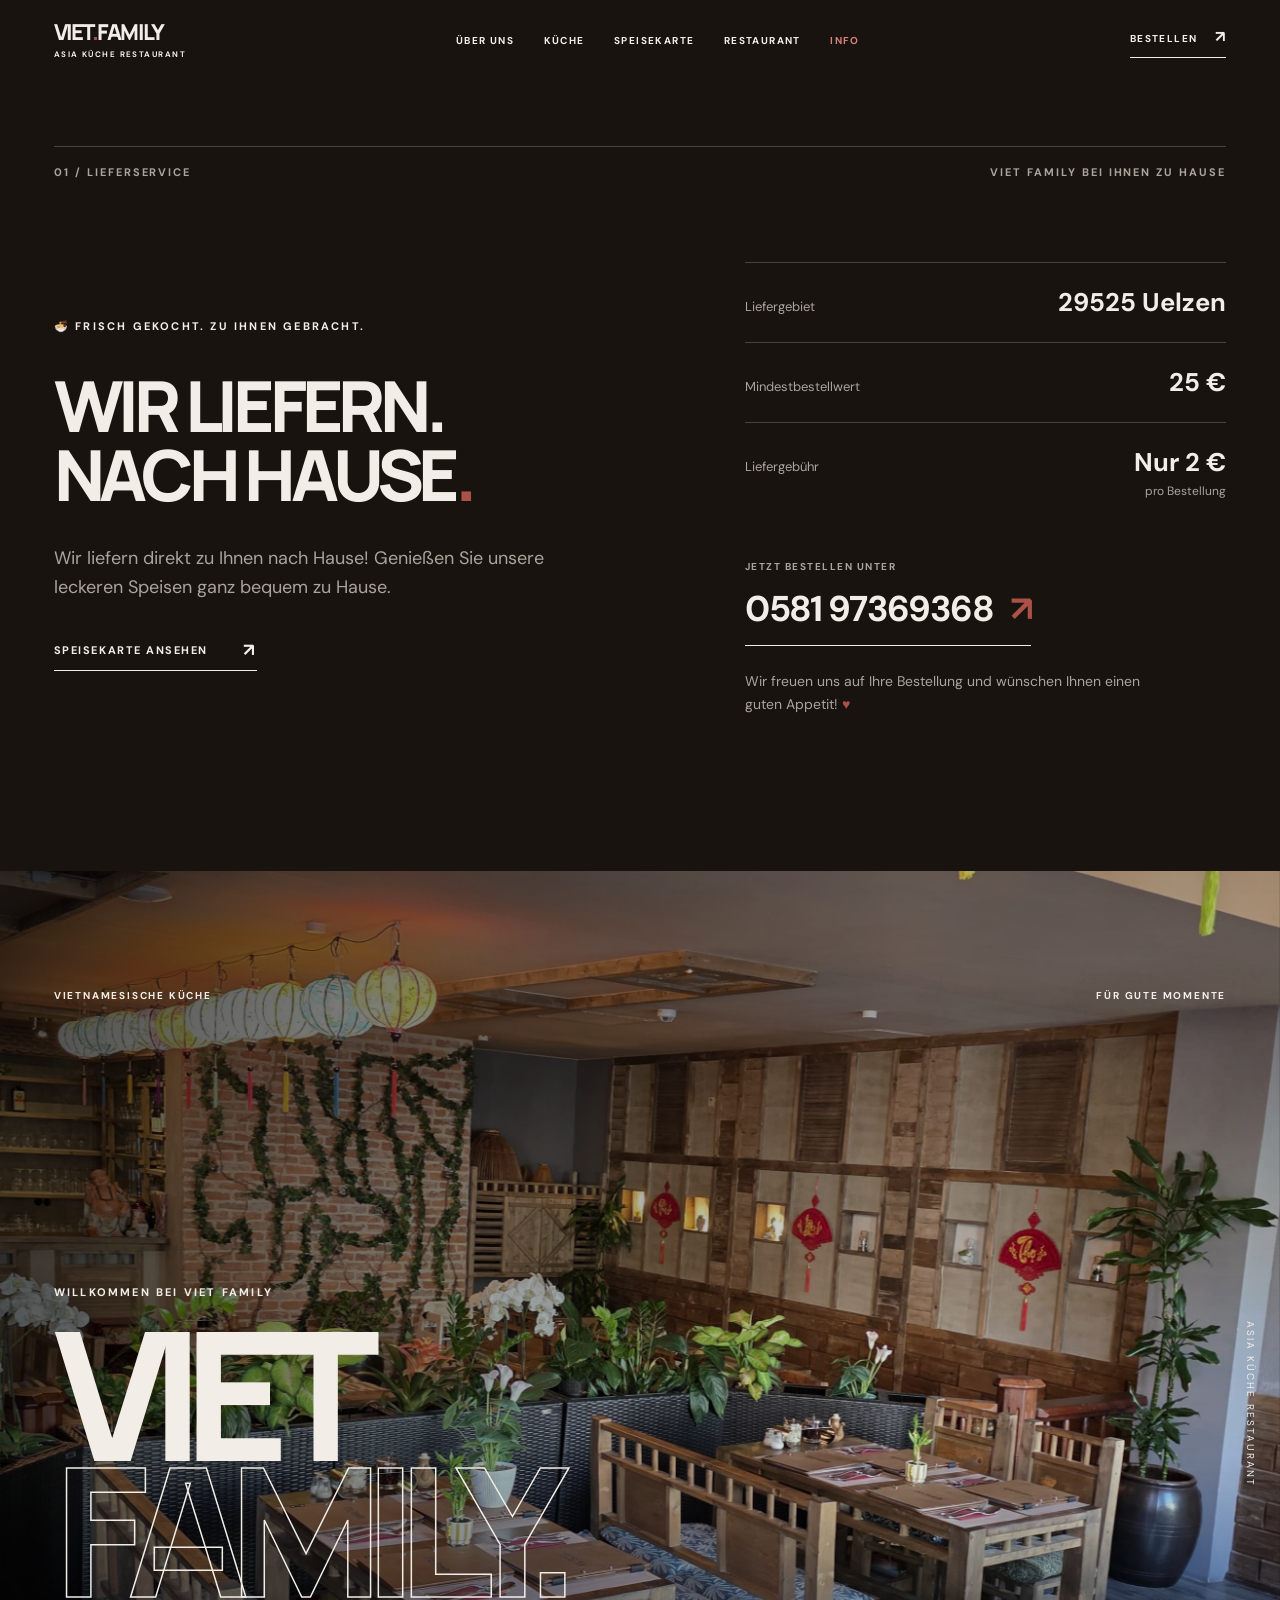
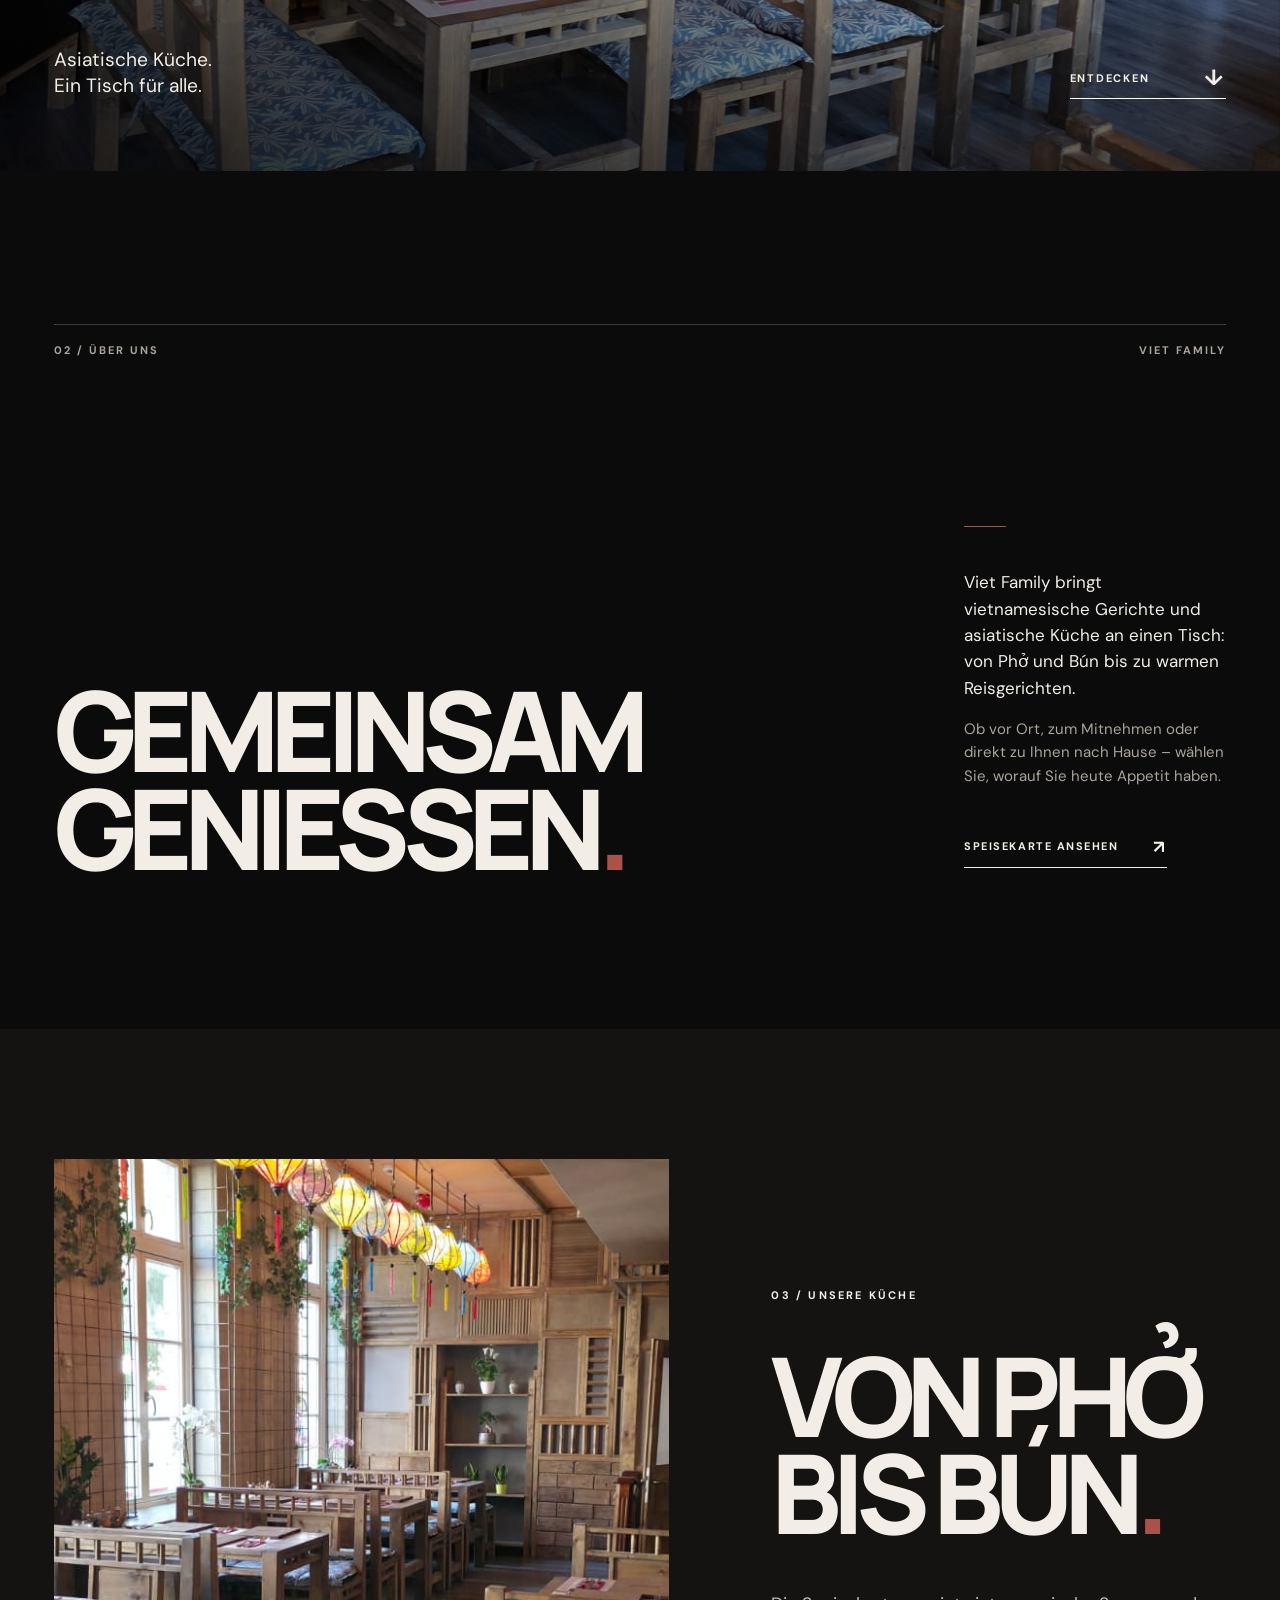
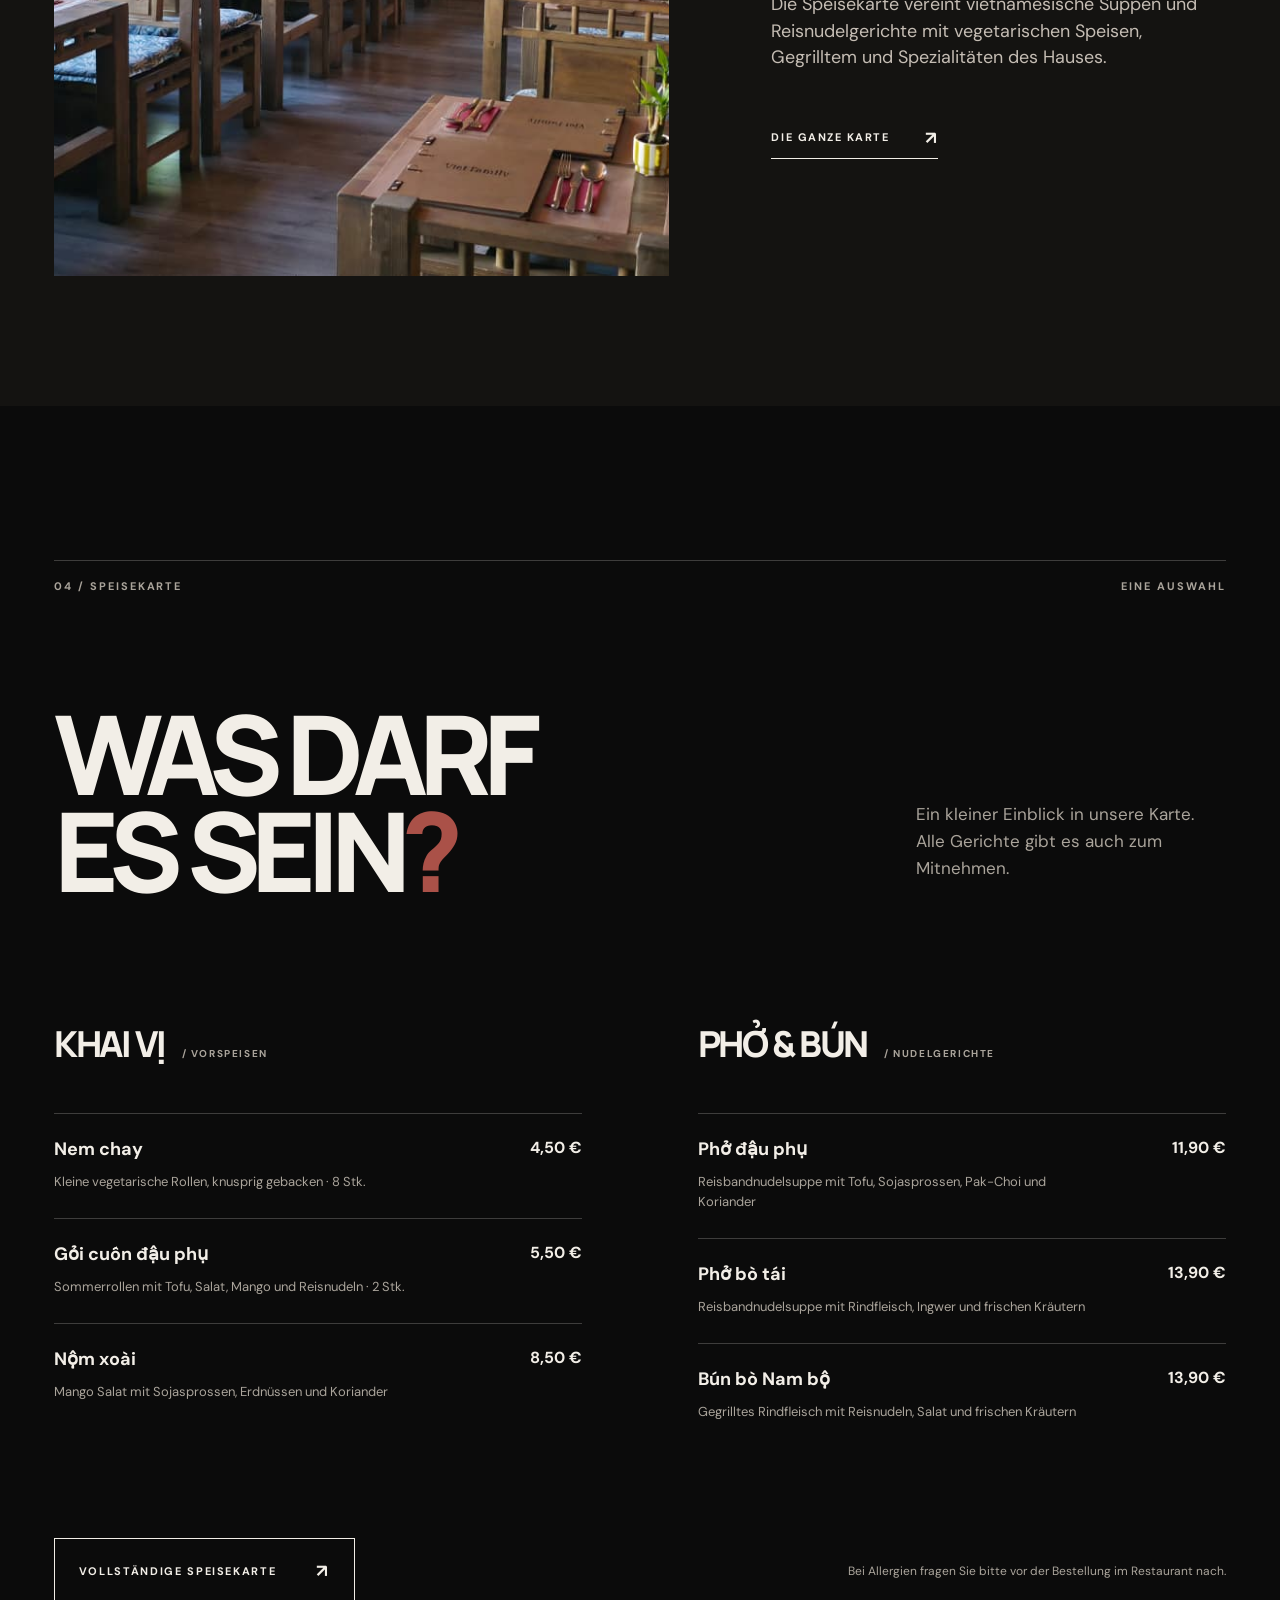
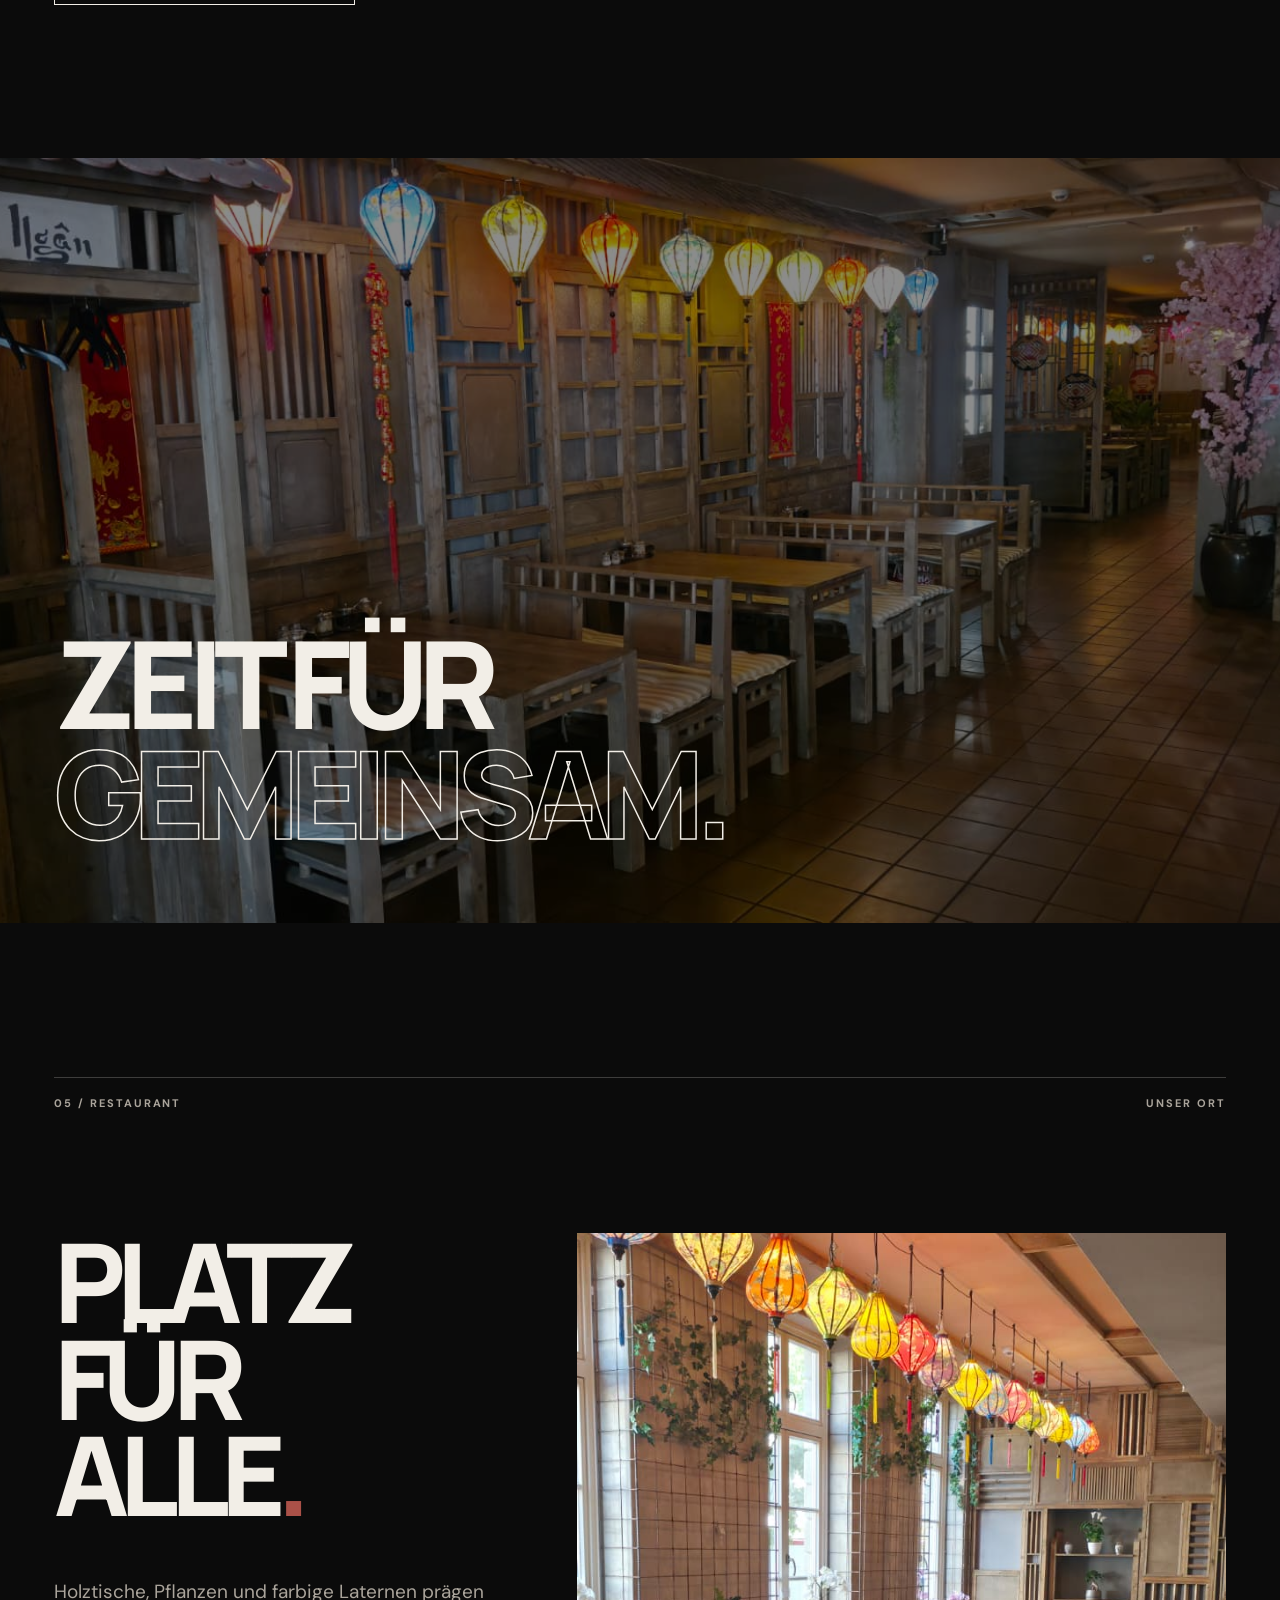
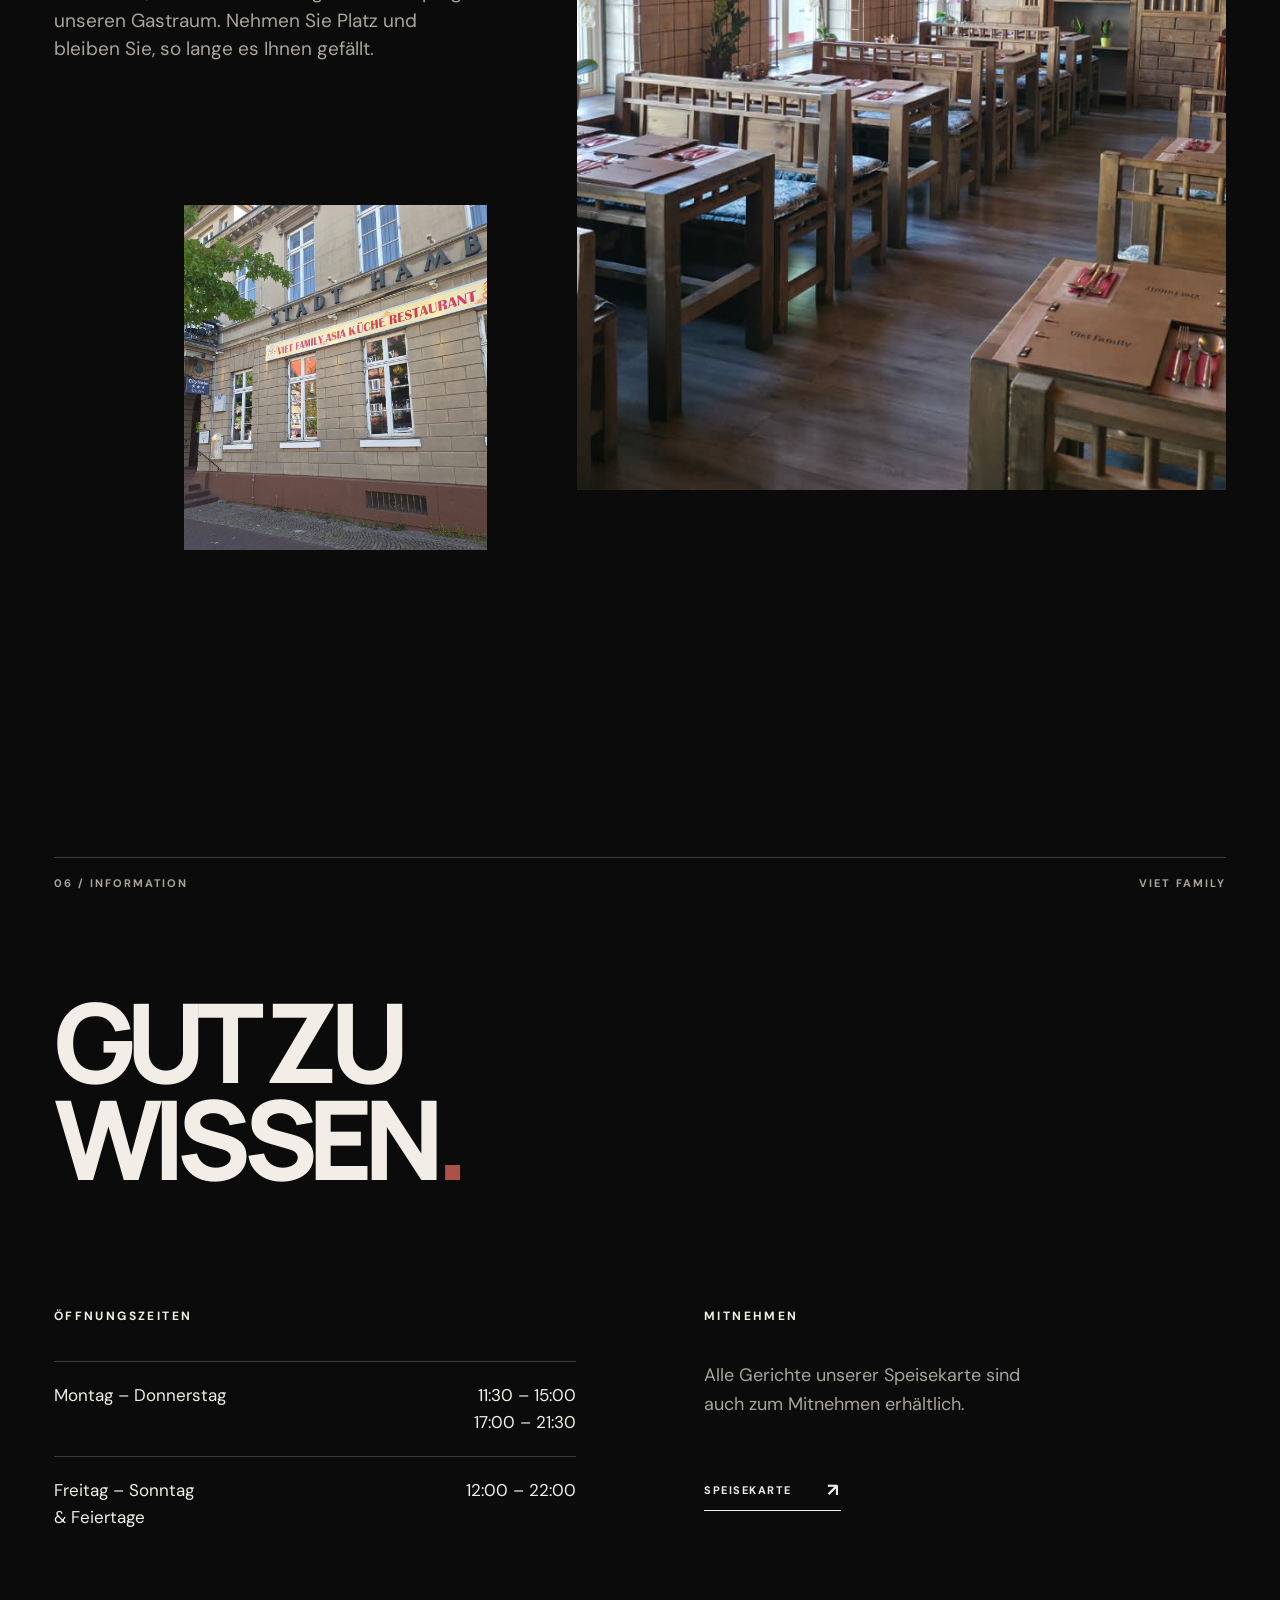
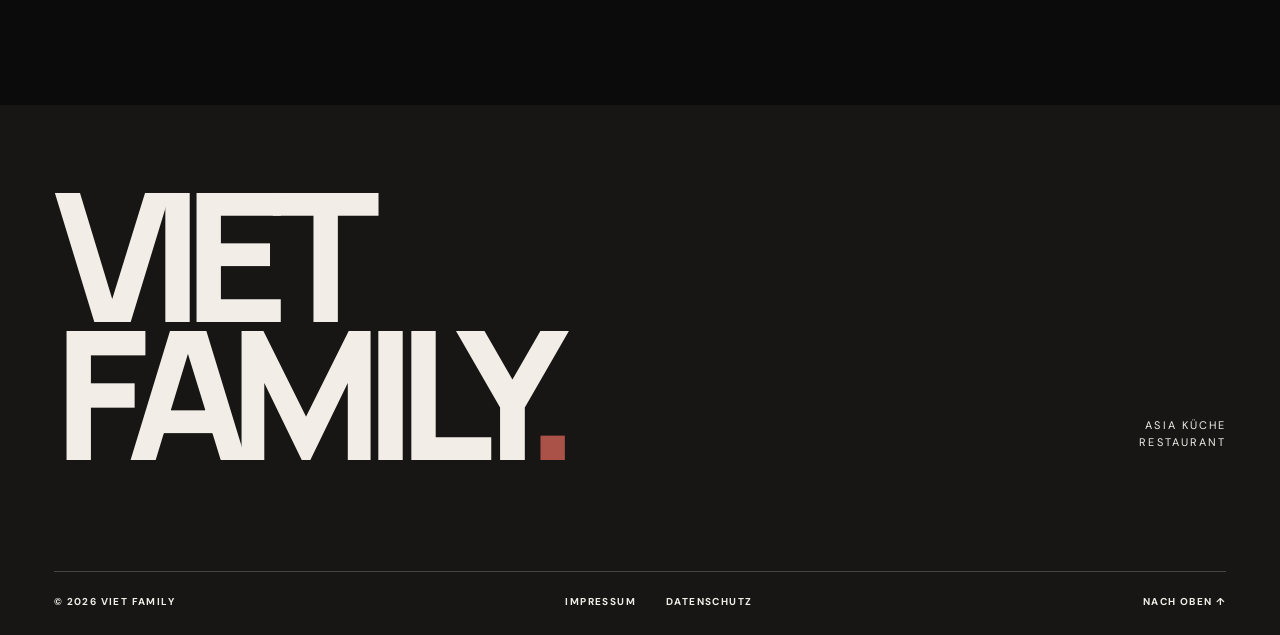
<file: index.html>
<!doctype html>
<html lang="de">
<head>
  <meta charset="utf-8">
  <meta name="viewport" content="width=device-width, initial-scale=1">
  <meta name="theme-color" content="#0b0b0b">
  <meta name="description" content="Viet Family Asia Küche Restaurant: vietnamesische Klassiker, Pho, Reisgerichte und mehr. Entdecken Sie unsere Speisekarte. Lieferservice in 29525 Uelzen: ab 25 € Mindestbestellwert, 2 € Liefergebühr.">
  <meta property="og:type" content="website">
  <meta property="og:title" content="Viet Family — Asia Küche Restaurant">
  <meta property="og:description" content="Vietnamesische Küche, ein Platz für die Familie. Speisen zum Mitnehmen und Lieferung in 29525 Uelzen.">
  <meta property="og:image" content="assets/interior/restaurant-hero.jpg">
  <title>Viet Family — Asia Küche Restaurant</title>
  <link rel="stylesheet" href="css/styles.css">
  <script defer src="js/main.js"></script>
  <script type="application/ld+json">{"@context":"https://schema.org","@type":"Restaurant","name":"Viet Family Asia Küche Restaurant","servesCuisine":"Vietnamese","telephone":"+4958197369368","image":"assets/interior/restaurant-hero.jpg","openingHoursSpecification":[{"@type":"OpeningHoursSpecification","dayOfWeek":["Monday","Tuesday","Wednesday","Thursday"],"opens":"11:30","closes":"15:00"},{"@type":"OpeningHoursSpecification","dayOfWeek":["Monday","Tuesday","Wednesday","Thursday"],"opens":"17:00","closes":"21:30"},{"@type":"OpeningHoursSpecification","dayOfWeek":["Friday","Saturday","Sunday"],"opens":"12:00","closes":"22:00"}]}</script>
</head>
<body>
<a class="skip" href="#main">Zum Inhalt springen</a>
<header class="site-header" id="top">
  <a class="wordmark" href="#top" aria-label="Viet Family, zur Startseite"><span>VIET<span class="brand-accent">.</span>FAMILY</span><small>ASIA KÜCHE RESTAURANT</small></a>
  <nav class="desktop-nav" aria-label="Hauptnavigation"><a href="#ueber">ÜBER UNS</a><a href="#kueche">KÜCHE</a><a href="#speisekarte">SPEISEKARTE</a><a href="#restaurant">RESTAURANT</a><a href="#info">INFO</a></nav>
  <a class="header-action" href="#lieferung">BESTELLEN <span aria-hidden="true">↗</span></a>
  <button class="menu-toggle" type="button" aria-label="Menü öffnen" aria-controls="mobile-nav" aria-expanded="false"><span></span><span></span></button>
</header>
<nav id="mobile-nav" class="mobile-nav" aria-label="Mobile Navigation" inert>
  <div class="mobile-nav-head"><span>VIET.FAMILY</span><button class="menu-close" type="button" aria-label="Menü schließen">×</button></div>
  <a href="#lieferung"><small>01</small> LIEFERUNG</a><a href="#ueber"><small>02</small> ÜBER UNS</a><a href="#kueche"><small>03</small> KÜCHE</a><a href="#speisekarte"><small>04</small> SPEISEKARTE</a><a href="#restaurant"><small>05</small> RESTAURANT</a><a href="#info"><small>06</small> INFO</a>
  <p>VIET FAMILY · ASIA KÜCHE RESTAURANT</p>
</nav>
<main id="main">
  <section class="delivery section-pad" id="lieferung" aria-labelledby="delivery-title">
    <div class="section-kicker"><span>01 / LIEFERSERVICE</span><span>VIET FAMILY BEI IHNEN ZU HAUSE</span></div>
    <div class="delivery-grid">
      <div class="delivery-copy"><p class="eyebrow"><span aria-hidden="true">🍜</span> FRISCH GEKOCHT. ZU IHNEN GEBRACHT.</p><h2 id="delivery-title">WIR LIEFERN.<br>NACH HAUSE<span class="brand-accent">.</span></h2><p>Wir liefern direkt zu Ihnen nach Hause! Genießen Sie unsere leckeren Speisen ganz bequem zu Hause.</p><a class="text-link" href="speisekarte.html">SPEISEKARTE ANSEHEN <span aria-hidden="true">↗</span></a></div>
      <div class="delivery-details"><dl class="delivery-terms"><div><dt>Liefergebiet</dt><dd>29525 Uelzen</dd></div><div><dt>Mindestbestellwert</dt><dd>25 €</dd></div><div><dt>Liefergebühr</dt><dd>Nur 2 € <small>pro Bestellung</small></dd></div></dl><a class="delivery-phone" href="tel:+4958197369368"><small>JETZT BESTELLEN UNTER</small>0581 97369368 <span aria-hidden="true">↗</span></a><p class="delivery-thanks">Wir freuen uns auf Ihre Bestellung und wünschen Ihnen einen guten Appetit! <span class="brand-accent" aria-hidden="true">♥</span></p></div>
    </div>
  </section>
  <section class="hero" aria-labelledby="hero-title">
    <picture><source media="(max-width: 640px)" srcset="assets/interior/restaurant-window-tables.jpg"><img class="hero-image" src="assets/interior/restaurant-hero.jpg" alt="Gastraum des Viet Family mit Holztischen, Pflanzen und farbigen Laternen" fetchpriority="high" width="4000" height="1848"></picture>
    <div class="hero-shade"></div>
    <div class="hero-topline"><span>VIETNAMESISCHE KÜCHE</span><span>FÜR GUTE MOMENTE</span></div>
    <div class="hero-content"><p class="eyebrow">WILLKOMMEN BEI VIET FAMILY</p><h1 id="hero-title">VIET<br><em>FAMILY.</em></h1><div class="hero-bottom"><p>Asiatische Küche.<br>Ein Tisch für alle.</p><a href="#ueber" class="discover">ENTDECKEN <span aria-hidden="true">↓</span></a></div></div>
    <span class="hero-side">ASIA KÜCHE RESTAURANT</span>
  </section>
  <section id="ueber" class="intro section-pad">
    <div class="section-kicker"><span>02 / ÜBER UNS</span><span>VIET FAMILY</span></div>
    <div class="intro-grid"><h2 class="display reveal">GEMEINSAM<br>GENIESSEN<span class="brand-accent">.</span></h2><div class="intro-copy reveal"><span class="tiny-line"></span><p>Viet Family bringt vietnamesische Gerichte und asiatische Küche an einen Tisch: von Phở und Bún bis zu warmen Reisgerichten.</p><p>Ob vor Ort, zum Mitnehmen oder direkt zu Ihnen nach Hause – wählen Sie, worauf Sie heute Appetit haben.</p><a class="text-link" href="#speisekarte">SPEISEKARTE ANSEHEN <span aria-hidden="true">↗</span></a></div></div>
  </section>
  <section id="kueche" class="kitchen section-pad">
    <div class="kitchen-picture reveal"><img src="assets/interior/restaurant-dining.jpg" alt="Gedeckte Tische, Pflanzen und die Bar im Viet Family" loading="lazy" width="1600" height="738"></div>
    <div class="kitchen-text reveal"><p class="eyebrow">03 / UNSERE KÜCHE</p><h2 class="display">VON PHỞ<br>BIS BÚN<span class="brand-accent">.</span></h2><p>Die Speisekarte vereint vietnamesische Suppen und Reisnudelgerichte mit vegetarischen Speisen, Gegrilltem und Spezialitäten des Hauses.</p><a class="text-link" href="speisekarte.html">DIE GANZE KARTE <span aria-hidden="true">↗</span></a></div>
  </section>
  <section id="speisekarte" class="menu-preview section-pad">
    <div class="section-kicker"><span>04 / SPEISEKARTE</span><span>EINE AUSWAHL</span></div>
    <div class="menu-heading"><h2 class="display reveal">WAS DARF<br>ES SEIN<span class="brand-accent">?</span></h2><p>Ein kleiner Einblick in unsere Karte. Alle Gerichte gibt es auch zum Mitnehmen.</p></div>
    <div class="menu-columns">
      <div class="menu-group"><h3>KHAI VỊ <small>/ VORSPEISEN</small></h3>
        <div class="dish"><div><strong>Nem chay</strong><p>Kleine vegetarische Rollen, knusprig gebacken · 8 Stk.</p></div><span>4,50 €</span></div>
        <div class="dish"><div><strong>Gỏi cuốn đậu phụ</strong><p>Sommerrollen mit Tofu, Salat, Mango und Reisnudeln · 2 Stk.</p></div><span>5,50 €</span></div>
        <div class="dish"><div><strong>Nộm xoài</strong><p>Mango Salat mit Sojasprossen, Erdnüssen und Koriander</p></div><span>8,50 €</span></div>
      </div>
      <div class="menu-group"><h3>PHỞ & BÚN <small>/ NUDELGERICHTE</small></h3>
        <div class="dish"><div><strong>Phở đậu phụ</strong><p>Reisbandnudelsuppe mit Tofu, Sojasprossen, Pak-Choi und Koriander</p></div><span>11,90 €</span></div>
        <div class="dish"><div><strong>Phở bò tái</strong><p>Reisbandnudelsuppe mit Rindfleisch, Ingwer und frischen Kräutern</p></div><span>13,90 €</span></div>
        <div class="dish"><div><strong>Bún bò Nam bộ</strong><p>Gegrilltes Rindfleisch mit Reisnudeln, Salat und frischen Kräutern</p></div><span>13,90 €</span></div>
      </div>
    </div>
    <div class="menu-more"><a class="outline-link" href="speisekarte.html">VOLLSTÄNDIGE SPEISEKARTE <span aria-hidden="true">↗</span></a><p>Bei Allergien fragen Sie bitte vor der Bestellung im Restaurant nach.</p></div>
  </section>
  <section class="image-break"><img src="assets/interior/restaurant-lanterns.jpg" alt="Bunte Laternen über den Sitzplätzen im Viet Family Restaurant" loading="lazy" width="1600" height="738"><p>ZEIT FÜR<br><em>GEMEINSAM.</em></p></section>
  <section id="restaurant" class="restaurant section-pad">
    <div class="section-kicker"><span>05 / RESTAURANT</span><span>UNSER ORT</span></div>
    <div class="restaurant-grid"><div><h2 class="display reveal">PLATZ<br>FÜR ALLE<span class="brand-accent">.</span></h2><p>Holztische, Pflanzen und farbige Laternen prägen unseren Gastraum. Nehmen Sie Platz und bleiben Sie, so lange es Ihnen gefällt.</p><figure class="restaurant-small reveal"><img src="assets/interior/restaurant-exterior.jpg" alt="Außenansicht des Viet Family Restaurants mit Eingang und Schriftzug" loading="lazy" width="1600" height="1200"></figure></div><figure class="restaurant-large reveal"><img src="assets/interior/restaurant-window-tables.jpg" alt="Sitzplätze an den Fenstern unter den bunten Laternen" loading="lazy" width="738" height="1600"></figure></div>
  </section>
  <section id="info" class="info section-pad"><div class="section-kicker"><span>06 / INFORMATION</span><span>VIET FAMILY</span></div><h2 class="display">GUT ZU<br>WISSEN<span class="brand-accent">.</span></h2><div class="info-grid"><div><h3>ÖFFNUNGSZEITEN</h3><div class="hours"><span>Montag – Donnerstag</span><span>11:30 – 15:00<br>17:00 – 21:30</span></div><div class="hours"><span>Freitag – Sonntag<br>& Feiertage</span><span>12:00 – 22:00</span></div></div><div><h3>MITNEHMEN</h3><p>Alle Gerichte unserer Speisekarte sind auch zum Mitnehmen erhältlich.</p><a class="text-link" href="speisekarte.html">SPEISEKARTE <span aria-hidden="true">↗</span></a></div></div></section>
</main>
<footer class="footer"><div class="footer-top"><a class="footer-brand" href="#top">VIET<br>FAMILY<span class="brand-accent">.</span></a><p>ASIA KÜCHE<br>RESTAURANT</p></div><div class="footer-bottom"><span>© <span id="year">2026</span> VIET FAMILY</span><div><a href="rechtliches.html#impressum">IMPRESSUM</a><a href="rechtliches.html#datenschutz">DATENSCHUTZ</a></div><a href="#top">NACH OBEN ↑</a></div></footer>
</body>
</html>
</file>
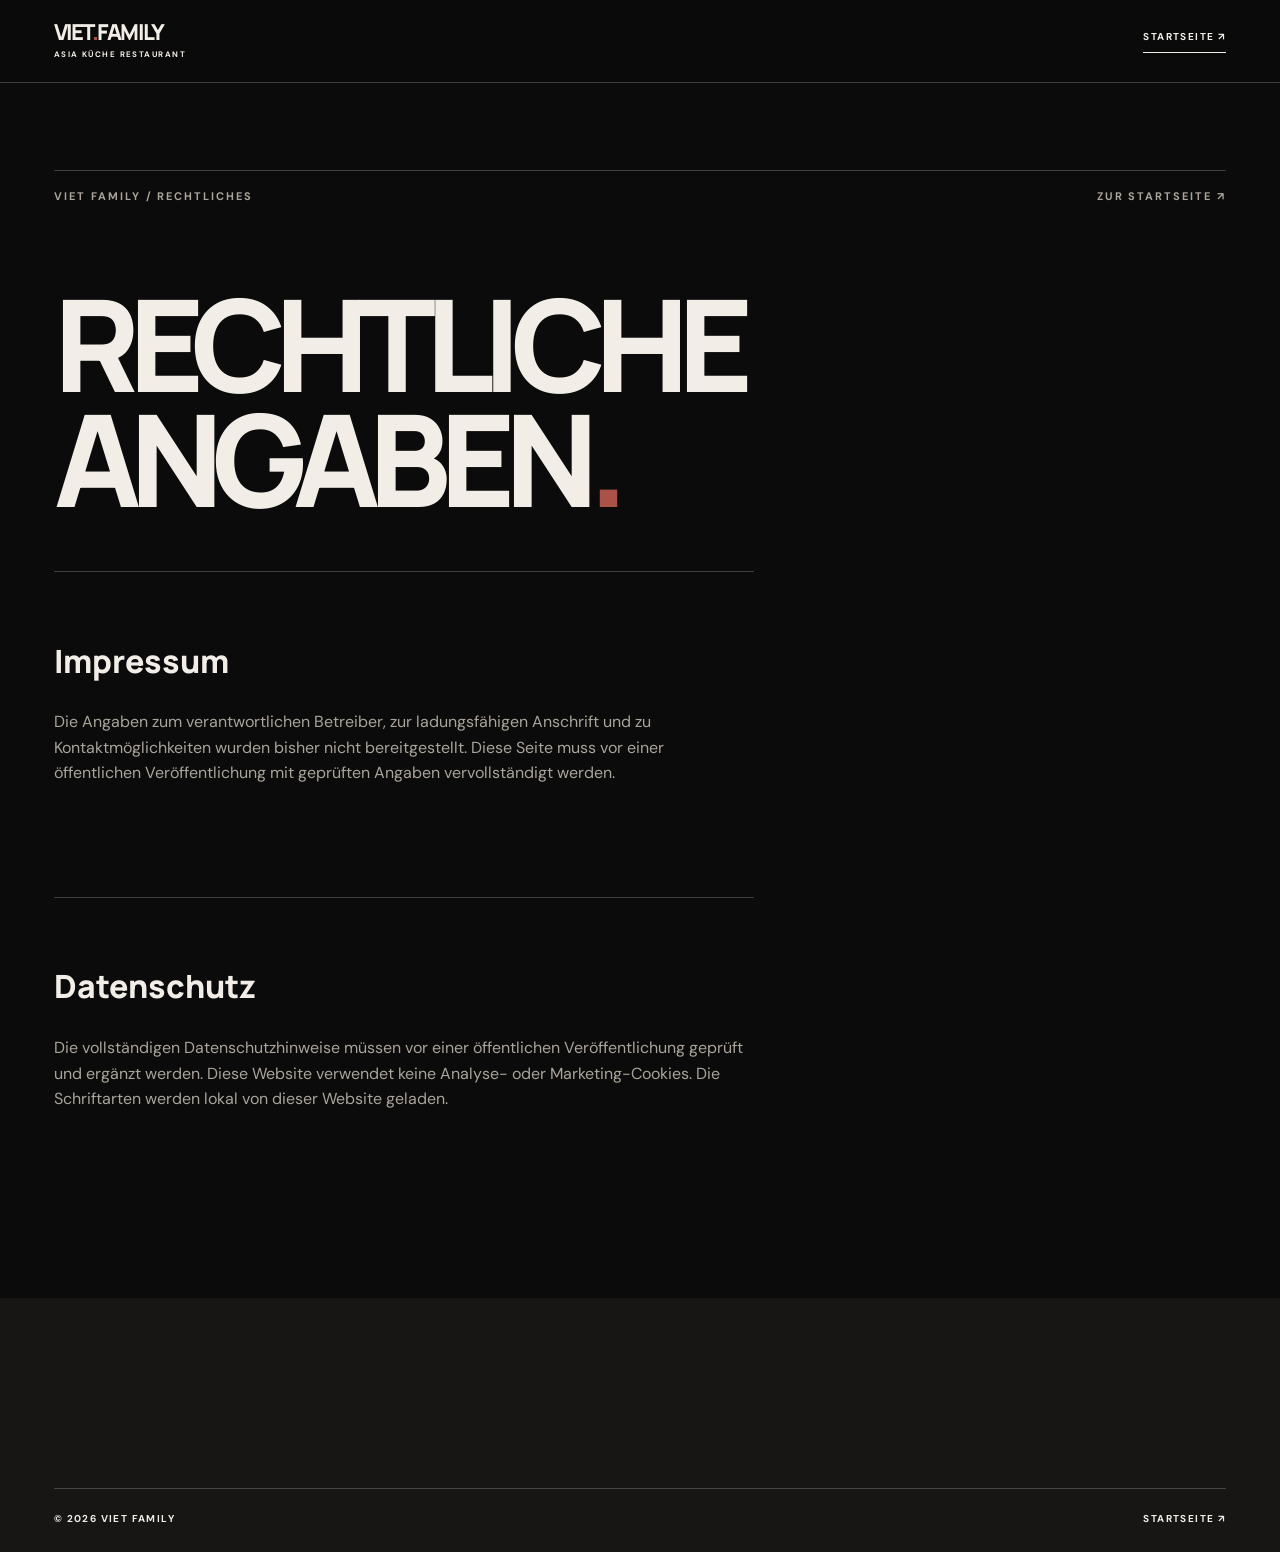
<file: rechtliches.html>
<!doctype html><html lang="de"><head><meta charset="utf-8"><meta name="viewport" content="width=device-width, initial-scale=1"><meta name="robots" content="noindex"><title>Rechtliche Angaben — Viet Family</title><link rel="stylesheet" href="css/styles.css"></head><body><a class="skip" href="#main">Zum Inhalt springen</a><header class="site-header scrolled"><a class="wordmark" href="index.html"><span>VIET<span class="brand-accent">.</span>FAMILY</span><small>ASIA KÜCHE RESTAURANT</small></a><a class="header-action" href="index.html">STARTSEITE ↗</a></header><main id="main" class="subpage"><div class="section-kicker"><span>VIET FAMILY / RECHTLICHES</span><a href="index.html">ZUR STARTSEITE ↗</a></div><h1>RECHTLICHE<br>ANGABEN<span class="brand-accent">.</span></h1><section class="legal-block" id="impressum"><h2>Impressum</h2><p>Die Angaben zum verantwortlichen Betreiber, zur ladungsfähigen Anschrift und zu Kontaktmöglichkeiten wurden bisher nicht bereitgestellt. Diese Seite muss vor einer öffentlichen Veröffentlichung mit geprüften Angaben vervollständigt werden.</p></section><section class="legal-block" id="datenschutz"><h2>Datenschutz</h2><p>Die vollständigen Datenschutzhinweise müssen vor einer öffentlichen Veröffentlichung geprüft und ergänzt werden. Diese Website verwendet keine Analyse- oder Marketing-Cookies. Die Schriftarten werden lokal von dieser Website geladen.</p></section></main><footer class="footer"><div class="footer-bottom"><span>© 2026 VIET FAMILY</span><a href="index.html">STARTSEITE ↗</a></div></footer></body></html>
</file>
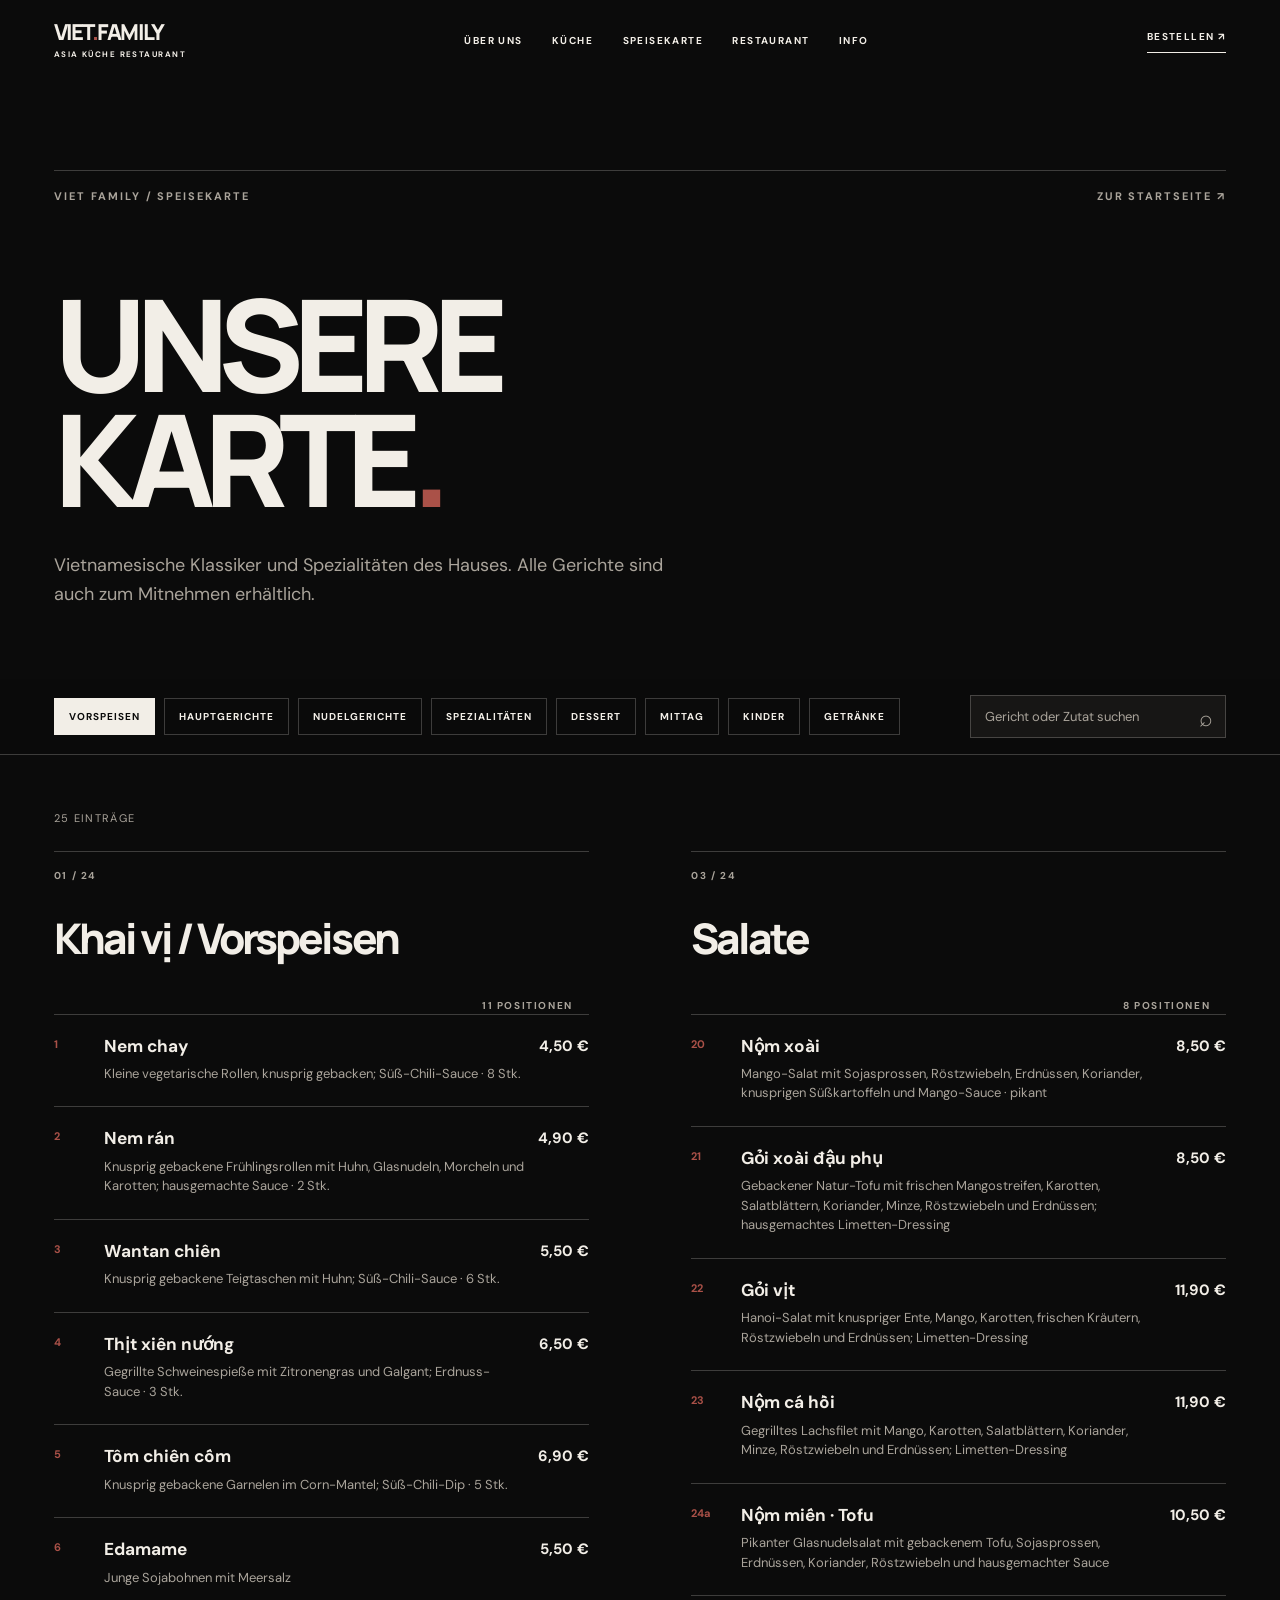
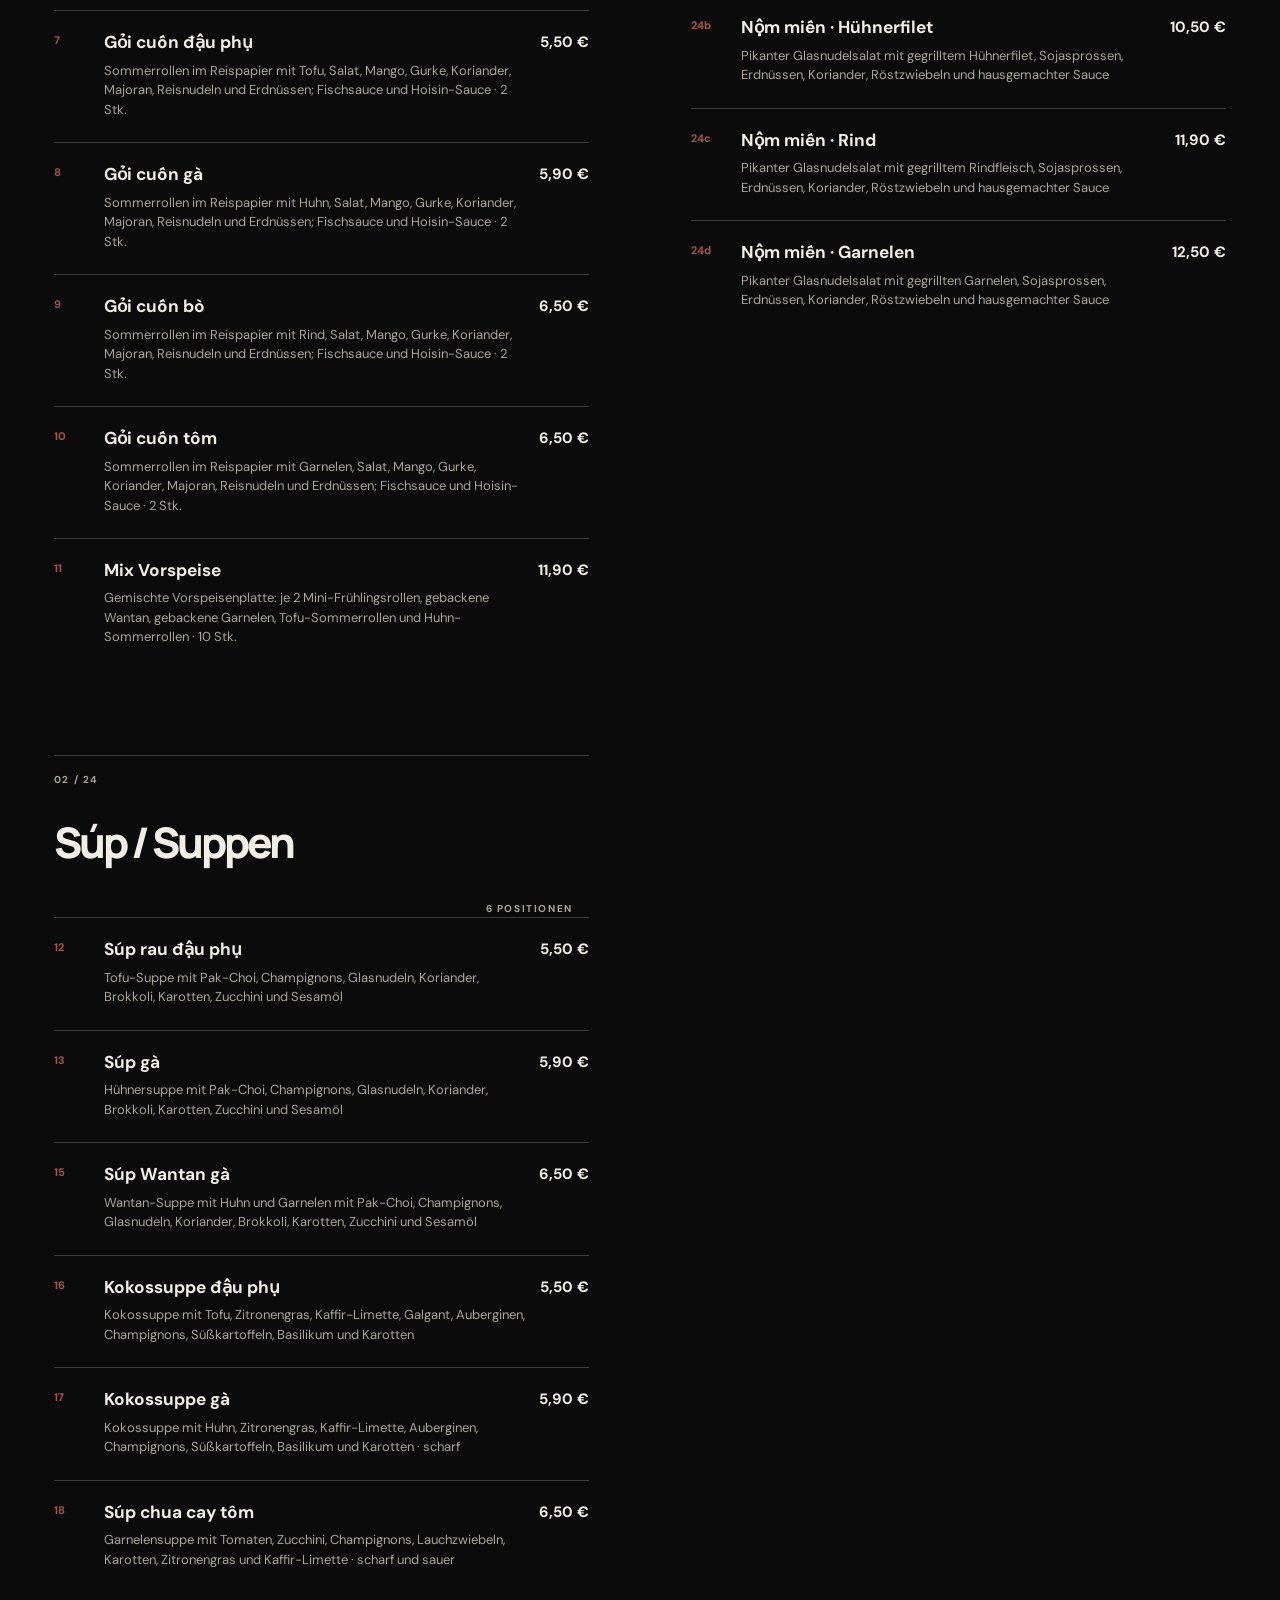
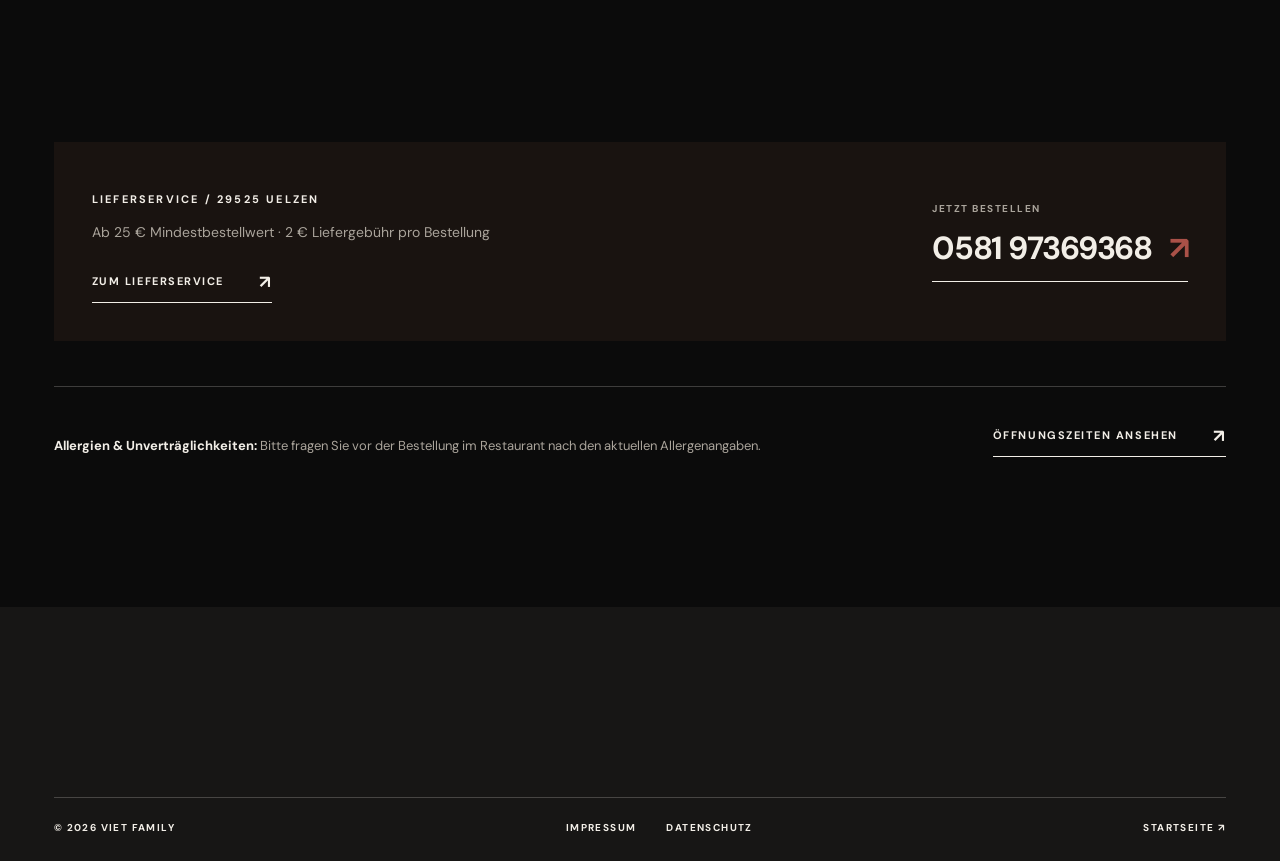
<file: speisekarte.html>
<!doctype html><html lang="de"><head><meta charset="utf-8"><meta name="viewport" content="width=device-width, initial-scale=1"><meta name="theme-color" content="#0b0b0b"><meta name="description" content="Die vollständige Speisekarte von Viet Family: vietnamesische Vorspeisen, Phở, Bún, Reisgerichte, Desserts und Getränke mit Preisen."><title>Speisekarte — Viet Family</title><link rel="stylesheet" href="css/styles.css"><script defer src="js/main.js"></script><script defer src="js/menu.js"></script></head><body><a class="skip" href="#main">Zum Inhalt springen</a><header class="site-header scrolled"><a class="wordmark" href="index.html" aria-label="Viet Family, zur Startseite"><span>VIET<span class="brand-accent">.</span>FAMILY</span><small>ASIA KÜCHE RESTAURANT</small></a><nav class="desktop-nav" aria-label="Hauptnavigation"><a href="index.html#ueber">ÜBER UNS</a><a href="index.html#kueche">KÜCHE</a><a href="speisekarte.html">SPEISEKARTE</a><a href="index.html#restaurant">RESTAURANT</a><a href="index.html#info">INFO</a></nav><a class="header-action" href="index.html#lieferung">BESTELLEN ↗</a><button class="menu-toggle" type="button" aria-label="Menü öffnen" aria-controls="mobile-nav" aria-expanded="false"><span></span><span></span></button></header><nav id="mobile-nav" class="mobile-nav" aria-label="Mobile Navigation" inert><div class="mobile-nav-head"><span>VIET.FAMILY</span><button class="menu-close" type="button" aria-label="Menü schließen">×</button></div><a href="index.html#ueber"><small>01</small> ÜBER UNS</a><a href="index.html#kueche"><small>02</small> KÜCHE</a><a href="speisekarte.html"><small>03</small> SPEISEKARTE</a><a href="index.html#restaurant"><small>04</small> RESTAURANT</a><a href="index.html#info"><small>05</small> INFO</a></nav><main id="main" class="subpage text-menu-page"><div class="section-kicker"><span>VIET FAMILY / SPEISEKARTE</span><a href="index.html">ZUR STARTSEITE ↗</a></div><h1>UNSERE<br>KARTE<span class="brand-accent">.</span></h1><p class="sublead">Vietnamesische Klassiker und Spezialitäten des Hauses. Alle Gerichte sind auch zum Mitnehmen erhältlich.</p><div class="menu-tools"><nav class="menu-tabs" aria-label="Menügruppe wählen"><button type="button" data-menu-filter="vorspeisen" aria-pressed="true">VORSPEISEN</button><button type="button" data-menu-filter="hauptgerichte" aria-pressed="false">HAUPTGERICHTE</button><button type="button" data-menu-filter="nudelgerichte" aria-pressed="false">NUDELGERICHTE</button><button type="button" data-menu-filter="spezialitaeten" aria-pressed="false">SPEZIALITÄTEN</button><button type="button" data-menu-filter="dessert" aria-pressed="false">DESSERT</button><button type="button" data-menu-filter="mittag" aria-pressed="false">MITTAG</button><button type="button" data-menu-filter="kinder" aria-pressed="false">KINDER</button><button type="button" data-menu-filter="getraenke" aria-pressed="false">GETRÄNKE</button></nav><label class="menu-search"><span class="sr-only">Gerichte und Getränke suchen</span><input id="menu-search" type="search" placeholder="Gericht oder Zutat suchen" autocomplete="off"><span aria-hidden="true">⌕</span></label></div><p id="menu-status" class="menu-status" role="status" aria-live="polite"></p><div class="menu-text-content"><section class="menu-category" id="vorspeisen" data-group="vorspeisen"><div class="menu-category-head"><span>01 / 24</span><h2>Khai vị / Vorspeisen</h2><span data-count>11 POSITIONEN</span></div><div class="menu-entry-list"><div class="menu-entry"><span class="menu-code">1</span><div class="menu-entry-main"><h3>Nem chay </h3><p>Kleine vegetarische Rollen, knusprig gebacken; Süß-Chili-Sauce · 8 Stk.</p></div><span class="menu-entry-price">4,50 €</span></div><div class="menu-entry"><span class="menu-code">2</span><div class="menu-entry-main"><h3>Nem rán </h3><p>Knusprig gebackene Frühlingsrollen mit Huhn, Glasnudeln, Morcheln und Karotten; hausgemachte Sauce · 2 Stk.</p></div><span class="menu-entry-price">4,90 €</span></div><div class="menu-entry"><span class="menu-code">3</span><div class="menu-entry-main"><h3>Wantan chiên </h3><p>Knusprig gebackene Teigtaschen mit Huhn; Süß-Chili-Sauce · 6 Stk.</p></div><span class="menu-entry-price">5,50 €</span></div><div class="menu-entry"><span class="menu-code">4</span><div class="menu-entry-main"><h3>Thịt xiên nướng </h3><p>Gegrillte Schweinespieße mit Zitronengras und Galgant; Erdnuss-Sauce · 3 Stk.</p></div><span class="menu-entry-price">6,50 €</span></div><div class="menu-entry"><span class="menu-code">5</span><div class="menu-entry-main"><h3>Tôm chiên cốm </h3><p>Knusprig gebackene Garnelen im Corn-Mantel; Süß-Chili-Dip · 5 Stk.</p></div><span class="menu-entry-price">6,90 €</span></div><div class="menu-entry"><span class="menu-code">6</span><div class="menu-entry-main"><h3>Edamame </h3><p>Junge Sojabohnen mit Meersalz</p></div><span class="menu-entry-price">5,50 €</span></div><div class="menu-entry"><span class="menu-code">7</span><div class="menu-entry-main"><h3>Gỏi cuốn đậu phụ </h3><p>Sommerrollen im Reispapier mit Tofu, Salat, Mango, Gurke, Koriander, Majoran, Reisnudeln und Erdnüssen; Fischsauce und Hoisin-Sauce · 2 Stk.</p></div><span class="menu-entry-price">5,50 €</span></div><div class="menu-entry"><span class="menu-code">8</span><div class="menu-entry-main"><h3>Gỏi cuốn gà </h3><p>Sommerrollen im Reispapier mit Huhn, Salat, Mango, Gurke, Koriander, Majoran, Reisnudeln und Erdnüssen; Fischsauce und Hoisin-Sauce · 2 Stk.</p></div><span class="menu-entry-price">5,90 €</span></div><div class="menu-entry"><span class="menu-code">9</span><div class="menu-entry-main"><h3>Gỏi cuốn bò </h3><p>Sommerrollen im Reispapier mit Rind, Salat, Mango, Gurke, Koriander, Majoran, Reisnudeln und Erdnüssen; Fischsauce und Hoisin-Sauce · 2 Stk.</p></div><span class="menu-entry-price">6,50 €</span></div><div class="menu-entry"><span class="menu-code">10</span><div class="menu-entry-main"><h3>Gỏi cuốn tôm </h3><p>Sommerrollen im Reispapier mit Garnelen, Salat, Mango, Gurke, Koriander, Majoran, Reisnudeln und Erdnüssen; Fischsauce und Hoisin-Sauce · 2 Stk.</p></div><span class="menu-entry-price">6,50 €</span></div><div class="menu-entry"><span class="menu-code">11</span><div class="menu-entry-main"><h3>Mix Vorspeise </h3><p>Gemischte Vorspeisenplatte: je 2 Mini-Frühlingsrollen, gebackene Wantan, gebackene Garnelen, Tofu-Sommerrollen und Huhn-Sommerrollen · 10 Stk.</p></div><span class="menu-entry-price">11,90 €</span></div></div></section><section class="menu-category" id="suppen" data-group="vorspeisen"><div class="menu-category-head"><span>02 / 24</span><h2>Súp / Suppen</h2><span data-count>6 POSITIONEN</span></div><div class="menu-entry-list"><div class="menu-entry"><span class="menu-code">12</span><div class="menu-entry-main"><h3>Súp rau đậu phụ </h3><p>Tofu-Suppe mit Pak-Choi, Champignons, Glasnudeln, Koriander, Brokkoli, Karotten, Zucchini und Sesamöl</p></div><span class="menu-entry-price">5,50 €</span></div><div class="menu-entry"><span class="menu-code">13</span><div class="menu-entry-main"><h3>Súp gà </h3><p>Hühnersuppe mit Pak-Choi, Champignons, Glasnudeln, Koriander, Brokkoli, Karotten, Zucchini und Sesamöl</p></div><span class="menu-entry-price">5,90 €</span></div><div class="menu-entry"><span class="menu-code">15</span><div class="menu-entry-main"><h3>Súp Wantan gà </h3><p>Wantan-Suppe mit Huhn und Garnelen mit Pak-Choi, Champignons, Glasnudeln, Koriander, Brokkoli, Karotten, Zucchini und Sesamöl</p></div><span class="menu-entry-price">6,50 €</span></div><div class="menu-entry"><span class="menu-code">16</span><div class="menu-entry-main"><h3>Kokossuppe đậu phụ </h3><p>Kokossuppe mit Tofu, Zitronengras, Kaffir-Limette, Galgant, Auberginen, Champignons, Süßkartoffeln, Basilikum und Karotten</p></div><span class="menu-entry-price">5,50 €</span></div><div class="menu-entry"><span class="menu-code">17</span><div class="menu-entry-main"><h3>Kokossuppe gà </h3><p>Kokossuppe mit Huhn, Zitronengras, Kaffir-Limette, Auberginen, Champignons, Süßkartoffeln, Basilikum und Karotten · scharf</p></div><span class="menu-entry-price">5,90 €</span></div><div class="menu-entry"><span class="menu-code">18</span><div class="menu-entry-main"><h3>Súp chua cay tôm </h3><p>Garnelensuppe mit Tomaten, Zucchini, Champignons, Lauchzwiebeln, Karotten, Zitronengras und Kaffir-Limette · scharf und sauer</p></div><span class="menu-entry-price">6,50 €</span></div></div></section><section class="menu-category" id="salate" data-group="vorspeisen"><div class="menu-category-head"><span>03 / 24</span><h2>Salate</h2><span data-count>8 POSITIONEN</span></div><div class="menu-entry-list"><div class="menu-entry"><span class="menu-code">20</span><div class="menu-entry-main"><h3>Nộm xoài </h3><p>Mango-Salat mit Sojasprossen, Röstzwiebeln, Erdnüssen, Koriander, knusprigen Süßkartoffeln und Mango-Sauce · pikant</p></div><span class="menu-entry-price">8,50 €</span></div><div class="menu-entry"><span class="menu-code">21</span><div class="menu-entry-main"><h3>Gỏi xoài đậu phụ </h3><p>Gebackener Natur-Tofu mit frischen Mangostreifen, Karotten, Salatblättern, Koriander, Minze, Röstzwiebeln und Erdnüssen; hausgemachtes Limetten-Dressing</p></div><span class="menu-entry-price">8,50 €</span></div><div class="menu-entry"><span class="menu-code">22</span><div class="menu-entry-main"><h3>Gỏi vịt </h3><p>Hanoi-Salat mit knuspriger Ente, Mango, Karotten, frischen Kräutern, Röstzwiebeln und Erdnüssen; Limetten-Dressing</p></div><span class="menu-entry-price">11,90 €</span></div><div class="menu-entry"><span class="menu-code">23</span><div class="menu-entry-main"><h3>Nộm cá hồi </h3><p>Gegrilltes Lachsfilet mit Mango, Karotten, Salatblättern, Koriander, Minze, Röstzwiebeln und Erdnüssen; Limetten-Dressing</p></div><span class="menu-entry-price">11,90 €</span></div><div class="menu-entry"><span class="menu-code">24a</span><div class="menu-entry-main"><h3>Nộm miến · Tofu </h3><p>Pikanter Glasnudelsalat mit gebackenem Tofu, Sojasprossen, Erdnüssen, Koriander, Röstzwiebeln und hausgemachter Sauce</p></div><span class="menu-entry-price">10,50 €</span></div><div class="menu-entry"><span class="menu-code">24b</span><div class="menu-entry-main"><h3>Nộm miến · Hühnerfilet </h3><p>Pikanter Glasnudelsalat mit gegrilltem Hühnerfilet, Sojasprossen, Erdnüssen, Koriander, Röstzwiebeln und hausgemachter Sauce</p></div><span class="menu-entry-price">10,50 €</span></div><div class="menu-entry"><span class="menu-code">24c</span><div class="menu-entry-main"><h3>Nộm miến · Rind </h3><p>Pikanter Glasnudelsalat mit gegrilltem Rindfleisch, Sojasprossen, Erdnüssen, Koriander, Röstzwiebeln und hausgemachter Sauce</p></div><span class="menu-entry-price">11,90 €</span></div><div class="menu-entry"><span class="menu-code">24d</span><div class="menu-entry-main"><h3>Nộm miến · Garnelen </h3><p>Pikanter Glasnudelsalat mit gegrillten Garnelen, Sojasprossen, Erdnüssen, Koriander, Röstzwiebeln und hausgemachter Sauce</p></div><span class="menu-entry-price">12,50 €</span></div></div></section><section class="menu-category" id="vegetarisch" data-group="hauptgerichte"><div class="menu-category-head"><span>04 / 24</span><h2>Đồ chay / Vegetarisch</h2><span data-count>11 POSITIONEN</span></div><div class="menu-entry-list"><div class="menu-entry"><span class="menu-code">30</span><div class="menu-entry-main"><h3>Rau xào </h3><p>Gebratenes Gemüse mit Lauchzwiebeln; dazu Reis</p></div><span class="menu-entry-price">11,90 €</span></div><div class="menu-entry"><span class="menu-code">31</span><div class="menu-entry-main"><h3>Rau xào đậu phụ </h3><p>Gebratenes Gemüse mit Tofu und Lauchzwiebeln; dazu Reis</p></div><span class="menu-entry-price">12,90 €</span></div><div class="menu-entry"><span class="menu-code">32</span><div class="menu-entry-main"><h3>Đậu phụ Erdnuss </h3><p>Tofu in Erdnuss-Kokos-Curry-Sauce mit Paprika, Zucchini, Karotten, Süßkartoffeln, Zwiebeln und Champignons; dazu Reis · pikant</p></div><span class="menu-entry-price">13,90 €</span></div><div class="menu-entry"><span class="menu-code">33</span><div class="menu-entry-main"><h3>Đậu phụ Curry </h3><p>Tofu in Kokosmilch und rotem Curry mit Süßkartoffeln, Karotten, Zwiebeln, Paprika, Zucchini, Champignons und Auberginen und Basilikum; dazu Reis · scharf</p></div><span class="menu-entry-price">13,90 €</span></div><div class="menu-entry"><span class="menu-code">34a</span><div class="menu-entry-main"><h3>Đậu phụ chiên · Süß-Sauer-Soße </h3><p>Gebackener Tofu mit Gemüse; dazu Reis</p></div><span class="menu-entry-price">13,50 €</span></div><div class="menu-entry"><span class="menu-code">34b</span><div class="menu-entry-main"><h3>Đậu phụ chiên · Pikant-Soße </h3><p>Gebackener Tofu mit Gemüse; dazu Reis</p></div><span class="menu-entry-price">13,50 €</span></div><div class="menu-entry"><span class="menu-code">34c</span><div class="menu-entry-main"><h3>Đậu phụ chiên · Teriyaki-Soße </h3><p>Gebackener Tofu mit Gemüse; dazu Reis</p></div><span class="menu-entry-price">13,90 €</span></div><div class="menu-entry"><span class="menu-code">34d</span><div class="menu-entry-main"><h3>Đậu phụ chiên · Kokos-Soße </h3><p>Gebackener Tofu mit Gemüse; dazu Reis</p></div><span class="menu-entry-price">13,90 €</span></div><div class="menu-entry"><span class="menu-code">34e</span><div class="menu-entry-main"><h3>Đậu phụ chiên · Erdnuss-Soße </h3><p>Gebackener Tofu mit Gemüse; dazu Reis</p></div><span class="menu-entry-price">13,90 €</span></div><div class="menu-entry"><span class="menu-code">34f</span><div class="menu-entry-main"><h3>Đậu phụ chiên · Mango-Soße </h3><p>Gebackener Tofu mit Gemüse; dazu Reis</p></div><span class="menu-entry-price">13,90 €</span></div><div class="menu-entry"><span class="menu-code">35</span><div class="menu-entry-main"><h3>Đậu phụ xào sả ớt </h3><p>Gebackener Bio-Tofu mit Gemüse, Knoblauch, Zitronengras und Chili; dazu Reis · scharf</p></div><span class="menu-entry-price">12,90 €</span></div></div></section><section class="menu-category" id="huhn" data-group="hauptgerichte"><div class="menu-category-head"><span>05 / 24</span><h2>Gà / Huhn</h2><span data-count>8 POSITIONEN</span></div><div class="menu-entry-list"><div class="menu-entry"><span class="menu-code">40</span><div class="menu-entry-main"><h3>Gà chua ngọt </h3><p>Knuspriges Hühnerfilet mit Ananas, Paprika, Zwiebeln, Karotten und Süß-Sauer-Sauce; dazu Reis</p></div><span class="menu-entry-price">14,90 €</span></div><div class="menu-entry"><span class="menu-code">41</span><div class="menu-entry-main"><h3>Gà cay </h3><p>Knuspriges Hühnerfilet mit Zwiebeln, Karotten, Paprika, Lauchzwiebeln, Sellerie, Brokkoli, Peperoni und Pikant-Sauce; dazu Reis · scharf</p></div><span class="menu-entry-price">14,90 €</span></div><div class="menu-entry"><span class="menu-code">42</span><div class="menu-entry-main"><h3>Gà Teriyaki </h3><p>Knuspriges Hühnerfilet mit Zwiebeln, Karotten, Paprika, Lauchzwiebeln, Sojasprossen und Teriyaki-Sauce; dazu Reis</p></div><span class="menu-entry-price">15,50 €</span></div><div class="menu-entry"><span class="menu-code">43</span><div class="menu-entry-main"><h3>Gà Kokos </h3><p>Knuspriges Hühnerfilet mit Süßkartoffeln, Karotten, Zwiebeln, Paprika, Zucchini, Champignons und Auberginen, Basilikum und roter Curry-Sauce; dazu Reis · scharf</p></div><span class="menu-entry-price">15,50 €</span></div><div class="menu-entry"><span class="menu-code">44</span><div class="menu-entry-main"><h3>Gà xào rau </h3><p>Hühnerfilet mit Karotten, Zwiebeln, Pak-Choi, Lauchzwiebeln, Paprika, Zucchini, Sellerie und Brokkoli; dazu Reis</p></div><span class="menu-entry-price">13,90 €</span></div><div class="menu-entry"><span class="menu-code">45</span><div class="menu-entry-main"><h3>Gà xào sả ớt </h3><p>Hühnerfilet mit Zitronengras, Paprika, Karotten, Zwiebeln, Peperoni, Lauchzwiebeln und Sellerie; dazu Reis · scharf</p></div><span class="menu-entry-price">13,50 €</span></div><div class="menu-entry"><span class="menu-code">46</span><div class="menu-entry-main"><h3>Gà Erdnuss </h3><p>Hühnerfilet in Erdnuss-Kokos-Curry-Sauce mit Paprika, Zucchini, Karotten, Süßkartoffeln, Zwiebeln und Champignons; dazu Reis · pikant</p></div><span class="menu-entry-price">14,90 €</span></div><div class="menu-entry"><span class="menu-code">47</span><div class="menu-entry-main"><h3>Gà Curry </h3><p>Hühnerfilet mit Kokosmilch, rotem Curry, Süßkartoffeln, Zwiebeln, Paprika, Champignons, Auberginen, Basilikum, Koriander und Zucchini; dazu Reis · scharf</p></div><span class="menu-entry-price">14,90 €</span></div></div></section><section class="menu-category" id="ente" data-group="hauptgerichte"><div class="menu-category-head"><span>06 / 24</span><h2>Vịt / Ente</h2><span data-count>7 POSITIONEN</span></div><div class="menu-entry-list"><div class="menu-entry"><span class="menu-code">50</span><div class="menu-entry-main"><h3>Vịt chua ngọt </h3><p>Knusprig gebackene Ente mit Süß-Sauer-Sauce, Paprika, Ananas, Karotten und Zwiebeln; dazu Reis</p></div><span class="menu-entry-price">16,50 €</span></div><div class="menu-entry"><span class="menu-code">51</span><div class="menu-entry-main"><h3>Vịt cay </h3><p>Knusprig gebackene Ente mit Zwiebeln, Paprika, Karotten, Lauchzwiebeln, Zucchini, Sellerie, Peperoni, Brokkoli, Champignons und scharfer Sauce; dazu Reis · scharf</p></div><span class="menu-entry-price">16,50 €</span></div><div class="menu-entry"><span class="menu-code">52</span><div class="menu-entry-main"><h3>Vịt Teriyaki </h3><p>Knusprig gebackene Ente mit Zwiebeln, Karotten, Sojasprossen, Lauchzwiebeln, Paprika und Teriyaki-Sauce; dazu Reis</p></div><span class="menu-entry-price">16,90 €</span></div><div class="menu-entry"><span class="menu-code">53</span><div class="menu-entry-main"><h3>Vịt Kokos </h3><p>Knusprig gebackene Ente mit Kokosmilch, rotem Curry und Süßkartoffeln, Karotten, Zwiebeln, Paprika, Zucchini, Champignons und Auberginen; dazu Reis · pikant</p></div><span class="menu-entry-price">16,90 €</span></div><div class="menu-entry"><span class="menu-code">54</span><div class="menu-entry-main"><h3>Vịt chiên Erdnuss </h3><p>Knusprig gebackene Ente in Erdnuss-Kokos-Curry-Sauce mit Paprika, Zucchini, Karotten, Süßkartoffeln, Zwiebeln und Champignons; dazu Reis · pikant</p></div><span class="menu-entry-price">16,90 €</span></div><div class="menu-entry"><span class="menu-code">55</span><div class="menu-entry-main"><h3>Vịt Mango </h3><p>Knusprig gebackene Ente mit Mango-Sauce, Mango, Paprika, Zwiebeln, Karotten und Süßkartoffeln; dazu Reis</p></div><span class="menu-entry-price">16,90 €</span></div><div class="menu-entry"><span class="menu-code">56</span><div class="menu-entry-main"><h3>Vịt xào rau </h3><p>Entenfleisch mit Basilikum, Zitronengras, Zwiebeln, Paprika, Karotten, Brokkoli, Peperoni, Lauchzwiebeln, Chilipaste, Zucchini, Pak-Choi und Sellerie; dazu Reis · scharf</p></div><span class="menu-entry-price">14,90 €</span></div></div></section><section class="menu-category" id="rind" data-group="hauptgerichte"><div class="menu-category-head"><span>07 / 24</span><h2>Bò / Rind</h2><span data-count>4 POSITIONEN</span></div><div class="menu-entry-list"><div class="menu-entry"><span class="menu-code">60</span><div class="menu-entry-main"><h3>Bò xào rau </h3><p>Rindfleischstreifen mit Ingwer und Gemüse; dazu Reis</p></div><span class="menu-entry-price">15,90 €</span></div><div class="menu-entry"><span class="menu-code">61</span><div class="menu-entry-main"><h3>Bò xào dứa </h3><p>Rindfleischstreifen mit Ananas, Zwiebeln, Paprika, Karotten und Lauchzwiebeln; dazu Reis</p></div><span class="menu-entry-price">15,90 €</span></div><div class="menu-entry"><span class="menu-code">62</span><div class="menu-entry-main"><h3>Bò xào cay </h3><p>Rindfleischstreifen mit Basilikum, Peperoni, Zwiebeln, Karotten, Paprika, Pak-Choi und Lauchzwiebeln; dazu Reis · scharf</p></div><span class="menu-entry-price">15,90 €</span></div><div class="menu-entry"><span class="menu-code">63</span><div class="menu-entry-main"><h3>Bò Curry </h3><p>Rindfleisch mit Kokosmilch, rotem Curry, Süßkartoffeln, Karotten, Zwiebeln, Paprika, Zucchini, Champignons und Auberginen und Basilikum; dazu Reis · pikant</p></div><span class="menu-entry-price">16,50 €</span></div></div></section><section class="menu-category" id="garnelen" data-group="hauptgerichte"><div class="menu-category-head"><span>08 / 24</span><h2>Tôm / Garnelen</h2><span data-count>3 POSITIONEN</span></div><div class="menu-entry-list"><div class="menu-entry"><span class="menu-code">64</span><div class="menu-entry-main"><h3>Tôm xào tỏi </h3><p>Garnelen mit Chilipaste, Zwiebeln, Paprika, Karotten, Brokkoli, Lauchzwiebeln, Pak-Choi und Sellerie; dazu Reis</p></div><span class="menu-entry-price">17,50 €</span></div><div class="menu-entry"><span class="menu-code">65</span><div class="menu-entry-main"><h3>Tôm xào sả ớt </h3><p>Garnelen mit Zitronengras, Paprika, Zwiebeln, Peperoni, Karotten und Sellerie; dazu Reis · leicht scharf</p></div><span class="menu-entry-price">17,50 €</span></div><div class="menu-entry"><span class="menu-code">66</span><div class="menu-entry-main"><h3>Tôm Curry </h3><p>Garnelen mit Kokosmilch, rotem Curry und Süßkartoffeln, Karotten, Zwiebeln, Paprika, Zucchini, Champignons und Auberginen; dazu Reis · pikant</p></div><span class="menu-entry-price">17,90 €</span></div></div></section><section class="menu-category" id="gegrilltes" data-group="hauptgerichte"><div class="menu-category-head"><span>09 / 24</span><h2>Đồ nướng / Gegrilltes</h2><span data-count>10 POSITIONEN</span></div><div class="menu-entry-list"><div class="menu-entry"><span class="menu-code">70</span><div class="menu-entry-main"><h3>Gà nướng Mango </h3><p>Gegrilltes Hühnerfilet mit Gemüse, Paprika, Süßkartoffeln, Mango und Mango-Sauce; dazu Reis</p></div><span class="menu-entry-price">14,90 €</span></div><div class="menu-entry"><span class="menu-code">71</span><div class="menu-entry-main"><h3>Gà nướng cay </h3><p>Gegrilltes Hühnerfilet mit Zucchini, Paprika, Karotten, Brokkoli, Champignons, Sellerie, Peperoni, Lauchzwiebeln und Pikant-Sauce; dazu Reis · scharf</p></div><span class="menu-entry-price">14,90 €</span></div><div class="menu-entry"><span class="menu-code">72</span><div class="menu-entry-main"><h3>Gà nướng Teriyaki </h3><p>Gegrilltes Hühnerfilet mit Zwiebeln, Karotten, Sojasprossen, Lauchzwiebeln, Paprika und Teriyaki-Sauce; dazu Reis</p></div><span class="menu-entry-price">14,90 €</span></div><div class="menu-entry"><span class="menu-code">73</span><div class="menu-entry-main"><h3>Bò nướng </h3><p>Gegrilltes Rindfleisch mit Salat, Tomaten, Mango, Erdnüssen, Röstzwiebeln, Koriander und hausgemachter Sauce; dazu Reis und knusprige Süßkartoffeln</p></div><span class="menu-entry-price">17,50 €</span></div><div class="menu-entry"><span class="menu-code">74</span><div class="menu-entry-main"><h3>Tôm nướng Teriyaki </h3><p>Gegrillte Garnelen mit Zucchini, Zwiebeln, Paprika, Pak-Choi, Champignons, Karotten, Sellerie und Teriyaki-Sauce; dazu Reis</p></div><span class="menu-entry-price">17,50 €</span></div><div class="menu-entry"><span class="menu-code">75</span><div class="menu-entry-main"><h3>Cá hồi nướng </h3><p>Gegrilltes Lachsfilet mit Salat, Tomaten, Mango, Koriander und hausgemachter Sauce; dazu Reis und knusprige Süßkartoffeln</p></div><span class="menu-entry-price">18,50 €</span></div><div class="menu-entry"><span class="menu-code">76</span><div class="menu-entry-main"><h3>Cá hồi nướng cay </h3><p>Gegrilltes Lachsfilet mit Salat, Tomaten, Mango, Koriander und hausgemachter Sauce; dazu Reis und knusprige Süßkartoffeln · scharf</p></div><span class="menu-entry-price">17,90 €</span></div><div class="menu-entry"><span class="menu-code">77</span><div class="menu-entry-main"><h3>Cá hồi nướng Kokos </h3><p>Gegrilltes Lachsfilet mit Kokosmilch, rotem Curry und Süßkartoffeln, Karotten, Zwiebeln, Paprika, Zucchini, Champignons und Auberginen; dazu Reis · pikant. Auf Wunsch Erdnuss-Sauce statt Curry-Sauce.</p></div><span class="menu-entry-price">18,50 €</span></div><div class="menu-entry"><span class="menu-code">78</span><div class="menu-entry-main"><h3>Cá hồi nướng Mango </h3><p>Gegrilltes Lachsfilet mit Zwiebeln, Karotten, Süßkartoffeln, Paprika, Mango und Mango-Sauce; dazu Reis</p></div><span class="menu-entry-price">18,50 €</span></div><div class="menu-entry"><span class="menu-code">79</span><div class="menu-entry-main"><h3>Cá hồi nướng Teriyaki </h3><p>Gegrilltes Lachsfilet mit Zwiebeln, Karotten, Sojasprossen, Lauchzwiebeln und Teriyaki-Sauce; dazu Reis</p></div><span class="menu-entry-price">18,50 €</span></div></div></section><section class="menu-category" id="gebratenes" data-group="hauptgerichte"><div class="menu-category-head"><span>10 / 24</span><h2>Mì xào &amp; Cơm rang / Gebratenes</h2><span data-count>24 POSITIONEN</span></div><div class="menu-entry-list"><div class="menu-entry"><span class="menu-code">80a</span><div class="menu-entry-main"><h3>Mì xào · Gemüse </h3><p>Gebratene Nudeln mit Karotten, Lauchzwiebeln, Brokkoli, Zwiebeln, Pak-Choi, Sojasprossen und Ei</p></div><span class="menu-entry-price">10,90 €</span></div><div class="menu-entry"><span class="menu-code">80b</span><div class="menu-entry-main"><h3>Mì xào · Tofu </h3><p>Gebratene Nudeln mit Karotten, Lauchzwiebeln, Brokkoli, Zwiebeln, Pak-Choi, Sojasprossen und Ei</p></div><span class="menu-entry-price">12,50 €</span></div><div class="menu-entry"><span class="menu-code">80c</span><div class="menu-entry-main"><h3>Mì xào · Hähnchen </h3><p>Gebratene Nudeln mit Karotten, Lauchzwiebeln, Brokkoli, Zwiebeln, Pak-Choi, Sojasprossen und Ei</p></div><span class="menu-entry-price">12,90 €</span></div><div class="menu-entry"><span class="menu-code">80d</span><div class="menu-entry-main"><h3>Mì xào · Rindfleisch </h3><p>Gebratene Nudeln mit Karotten, Lauchzwiebeln, Brokkoli, Zwiebeln, Pak-Choi, Sojasprossen und Ei</p></div><span class="menu-entry-price">13,90 €</span></div><div class="menu-entry"><span class="menu-code">80e</span><div class="menu-entry-main"><h3>Mì xào · gebratene Ente </h3><p>Gebratene Nudeln mit Karotten, Lauchzwiebeln, Brokkoli, Zwiebeln, Pak-Choi, Sojasprossen und Ei</p></div><span class="menu-entry-price">13,90 €</span></div><div class="menu-entry"><span class="menu-code">80f</span><div class="menu-entry-main"><h3>Mì xào · Garnelen </h3><p>Gebratene Nudeln mit Karotten, Lauchzwiebeln, Brokkoli, Zwiebeln, Pak-Choi, Sojasprossen und Ei</p></div><span class="menu-entry-price">17,50 €</span></div><div class="menu-entry"><span class="menu-code">81a</span><div class="menu-entry-main"><h3>Phở xào · Gemüse </h3><p>Gebratene Reisbandnudeln mit Karotten, Lauchzwiebeln, Brokkoli, Zwiebeln, Pak-Choi, Sojasprossen und Ei</p></div><span class="menu-entry-price">11,50 €</span></div><div class="menu-entry"><span class="menu-code">81b</span><div class="menu-entry-main"><h3>Phở xào · Tofu </h3><p>Gebratene Reisbandnudeln mit Karotten, Lauchzwiebeln, Brokkoli, Zwiebeln, Pak-Choi, Sojasprossen und Ei</p></div><span class="menu-entry-price">12,90 €</span></div><div class="menu-entry"><span class="menu-code">81c</span><div class="menu-entry-main"><h3>Phở xào · Hähnchen </h3><p>Gebratene Reisbandnudeln mit Karotten, Lauchzwiebeln, Brokkoli, Zwiebeln, Pak-Choi, Sojasprossen und Ei</p></div><span class="menu-entry-price">13,50 €</span></div><div class="menu-entry"><span class="menu-code">81d</span><div class="menu-entry-main"><h3>Phở xào · Rindfleisch </h3><p>Gebratene Reisbandnudeln mit Karotten, Lauchzwiebeln, Brokkoli, Zwiebeln, Pak-Choi, Sojasprossen und Ei</p></div><span class="menu-entry-price">14,50 €</span></div><div class="menu-entry"><span class="menu-code">81e</span><div class="menu-entry-main"><h3>Phở xào · gebratene Ente </h3><p>Gebratene Reisbandnudeln mit Karotten, Lauchzwiebeln, Brokkoli, Zwiebeln, Pak-Choi, Sojasprossen und Ei</p></div><span class="menu-entry-price">14,50 €</span></div><div class="menu-entry"><span class="menu-code">81f</span><div class="menu-entry-main"><h3>Phở xào · Garnelen </h3><p>Gebratene Reisbandnudeln mit Karotten, Lauchzwiebeln, Brokkoli, Zwiebeln, Pak-Choi, Sojasprossen und Ei</p></div><span class="menu-entry-price">17,90 €</span></div><div class="menu-entry"><span class="menu-code">82a</span><div class="menu-entry-main"><h3>Udon xào · Gemüse </h3><p>Gebratene Udon-Nudeln mit Karotten, Lauchzwiebeln, Brokkoli, Zwiebeln, Pak-Choi, Sojasprossen und Ei</p></div><span class="menu-entry-price">11,50 €</span></div><div class="menu-entry"><span class="menu-code">82b</span><div class="menu-entry-main"><h3>Udon xào · Tofu </h3><p>Gebratene Udon-Nudeln mit Karotten, Lauchzwiebeln, Brokkoli, Zwiebeln, Pak-Choi, Sojasprossen und Ei</p></div><span class="menu-entry-price">12,90 €</span></div><div class="menu-entry"><span class="menu-code">82c</span><div class="menu-entry-main"><h3>Udon xào · Hähnchen </h3><p>Gebratene Udon-Nudeln mit Karotten, Lauchzwiebeln, Brokkoli, Zwiebeln, Pak-Choi, Sojasprossen und Ei</p></div><span class="menu-entry-price">13,50 €</span></div><div class="menu-entry"><span class="menu-code">82d</span><div class="menu-entry-main"><h3>Udon xào · Rindfleisch </h3><p>Gebratene Udon-Nudeln mit Karotten, Lauchzwiebeln, Brokkoli, Zwiebeln, Pak-Choi, Sojasprossen und Ei</p></div><span class="menu-entry-price">14,50 €</span></div><div class="menu-entry"><span class="menu-code">82e</span><div class="menu-entry-main"><h3>Udon xào · gebratene Ente </h3><p>Gebratene Udon-Nudeln mit Karotten, Lauchzwiebeln, Brokkoli, Zwiebeln, Pak-Choi, Sojasprossen und Ei</p></div><span class="menu-entry-price">14,50 €</span></div><div class="menu-entry"><span class="menu-code">82f</span><div class="menu-entry-main"><h3>Udon xào · Garnelen </h3><p>Gebratene Udon-Nudeln mit Karotten, Lauchzwiebeln, Brokkoli, Zwiebeln, Pak-Choi, Sojasprossen und Ei</p></div><span class="menu-entry-price">17,90 €</span></div><div class="menu-entry"><span class="menu-code">83a</span><div class="menu-entry-main"><h3>Cơm rang · Gemüse </h3><p>Gebratener Reis mit Karotten, Lauchzwiebeln, Brokkoli, Zwiebeln, Pak-Choi, Sojasprossen und Ei</p></div><span class="menu-entry-price">10,90 €</span></div><div class="menu-entry"><span class="menu-code">83b</span><div class="menu-entry-main"><h3>Cơm rang · Tofu </h3><p>Gebratener Reis mit Karotten, Lauchzwiebeln, Brokkoli, Zwiebeln, Pak-Choi, Sojasprossen und Ei</p></div><span class="menu-entry-price">12,50 €</span></div><div class="menu-entry"><span class="menu-code">83c</span><div class="menu-entry-main"><h3>Cơm rang · Hähnchen </h3><p>Gebratener Reis mit Karotten, Lauchzwiebeln, Brokkoli, Zwiebeln, Pak-Choi, Sojasprossen und Ei</p></div><span class="menu-entry-price">12,90 €</span></div><div class="menu-entry"><span class="menu-code">83d</span><div class="menu-entry-main"><h3>Cơm rang · Rindfleisch </h3><p>Gebratener Reis mit Karotten, Lauchzwiebeln, Brokkoli, Zwiebeln, Pak-Choi, Sojasprossen und Ei</p></div><span class="menu-entry-price">13,90 €</span></div><div class="menu-entry"><span class="menu-code">83e</span><div class="menu-entry-main"><h3>Cơm rang · gebratene Ente </h3><p>Gebratener Reis mit Karotten, Lauchzwiebeln, Brokkoli, Zwiebeln, Pak-Choi, Sojasprossen und Ei</p></div><span class="menu-entry-price">13,90 €</span></div><div class="menu-entry"><span class="menu-code">83f</span><div class="menu-entry-main"><h3>Cơm rang · Garnelen </h3><p>Gebratener Reis mit Karotten, Lauchzwiebeln, Brokkoli, Zwiebeln, Pak-Choi, Sojasprossen und Ei</p></div><span class="menu-entry-price">17,50 €</span></div></div></section><section class="menu-category" id="spezialitaeten" data-group="spezialitaeten"><div class="menu-category-head"><span>11 / 24</span><h2>Đặc sản quán / Spezialitäten</h2><span data-count>10 POSITIONEN</span></div><div class="menu-entry-list"><div class="menu-entry"><span class="menu-code">90a</span><div class="menu-entry-main"><h3>Cơm niêu · Hühnerbrustfilet </h3><p>Traditioneller Reis mit gebratenem Hühnerbrustfilet, Gemüse, Eiern und hausgemachter Sauce</p></div><span class="menu-entry-price">14,90 €</span></div><div class="menu-entry"><span class="menu-code">90b</span><div class="menu-entry-main"><h3>Cơm niêu · Rindfleisch </h3><p>Traditioneller Reis mit gebratenem Rindfleisch, Gemüse, Eiern und hausgemachter Sauce</p></div><span class="menu-entry-price">15,90 €</span></div><div class="menu-entry"><span class="menu-code">90c</span><div class="menu-entry-main"><h3>Cơm niêu · Garnelen </h3><p>Traditioneller Reis mit gebratenen Garnelen, Gemüse, Eiern und hausgemachter Sauce</p></div><span class="menu-entry-price">17,90 €</span></div><div class="menu-entry"><span class="menu-code">91a</span><div class="menu-entry-main"><h3>Bí đỏ Sapa · Tofu </h3><p>Bio-Hokkaido-Kürbis mit gebratenem Tofu, Süßkartoffeln, gemischtem Gemüse und Curry-Kokosmilch-Sauce</p></div><span class="menu-entry-price">13,90 €</span></div><div class="menu-entry"><span class="menu-code">91b</span><div class="menu-entry-main"><h3>Bí đỏ Sapa · Hühnerbrustfilet </h3><p>Bio-Hokkaido-Kürbis mit gebratenem Hühnerbrustfilet, Süßkartoffeln, gemischtem Gemüse und Curry-Kokosmilch-Sauce</p></div><span class="menu-entry-price">13,90 €</span></div><div class="menu-entry"><span class="menu-code">91c</span><div class="menu-entry-main"><h3>Bí đỏ Sapa · knusprige Ente </h3><p>Bio-Hokkaido-Kürbis mit knuspriger Ente, Süßkartoffeln, gemischtem Gemüse und Curry-Kokosmilch-Sauce</p></div><span class="menu-entry-price">15,50 €</span></div><div class="menu-entry"><span class="menu-code">91d</span><div class="menu-entry-main"><h3>Bí đỏ Sapa · Garnelen </h3><p>Bio-Hokkaido-Kürbis mit gebratenen Garnelen, Süßkartoffeln, gemischtem Gemüse und Curry-Kokosmilch-Sauce</p></div><span class="menu-entry-price">17,50 €</span></div><div class="menu-entry"><span class="menu-code">91e</span><div class="menu-entry-main"><h3>Bí đỏ Sapa · gegrillter Lachs </h3><p>Bio-Hokkaido-Kürbis mit gegrilltem Lachs, Süßkartoffeln, gemischtem Gemüse und Curry-Kokosmilch-Sauce</p></div><span class="menu-entry-price">17,90 €</span></div><div class="menu-entry"><span class="menu-code">92</span><div class="menu-entry-main"><h3>Vịt nướng hột điều </h3><p>Medium gegrillte französische Barbarie-Ente mit hausgemachter Sauce, knackigem Gemüse, Cashewnüssen, Knoblauch und Süßkartoffeln</p></div><span class="menu-entry-price">17,90 €</span></div><div class="menu-entry"><span class="menu-code">93</span><div class="menu-entry-main"><h3>Cá hồi nướng đặc biệt </h3><p>Gegrilltes Lachssteak mit gegrillten Garnelen, knackigem Gemüse, hausgemachter Sauce und Süßkartoffeln</p></div><span class="menu-entry-price">18,90 €</span></div></div></section><section class="menu-category" id="bun" data-group="nudelgerichte"><div class="menu-category-head"><span>12 / 24</span><h2>Bún / Reisnudeln</h2><span data-count>9 POSITIONEN</span></div><p class="category-note">Die hausgemachte Sauce besteht aus Fischsauce, Limetten, Zucker, Knoblauch und Chili.</p><div class="menu-entry-list"><div class="menu-entry"><span class="menu-code">BU1</span><div class="menu-entry-main"><h3>Bún đậu Erdnuss </h3><p>Tofuwürfel in Erdnuss-Curry-Sauce mit Reisnudeln und Paprika, Zucchini, Karotten, Süßkartoffeln, Zwiebeln und Champignons · scharf</p></div><span class="menu-entry-price">13,90 €</span></div><div class="menu-entry"><span class="menu-code">BU2</span><div class="menu-entry-main"><h3>Bún đậu chiên </h3><p>Gebackener Tofu mit Reisnudeln, Salat, Gurke und hausgemachter Sauce</p></div><span class="menu-entry-price">13,50 €</span></div><div class="menu-entry"><span class="menu-code">BU3</span><div class="menu-entry-main"><h3>Bún gà Curry </h3><p>Hühnerfleisch in roter Curry-Sauce mit Reisnudeln, Süßkartoffeln, Karotten, Zwiebeln, Paprika, Zucchini, Champignons und Auberginen und Basilikum · scharf</p></div><span class="menu-entry-price">13,90 €</span></div><div class="menu-entry"><span class="menu-code">BU4</span><div class="menu-entry-main"><h3>Bún nem rán </h3><p>Portioniert geschnittene Frühlingsrollen mit Reisnudeln, Salat, frischen Kräutern und hausgemachter Sauce</p></div><span class="menu-entry-price">11,90 €</span></div><div class="menu-entry"><span class="menu-code">BU5</span><div class="menu-entry-main"><h3>Bún bò Nam bộ </h3><p>Gegrilltes Rindfleisch mit Reisnudeln, Salat, frischen Kräutern, Gurke und hausgemachter Sauce</p></div><span class="menu-entry-price">13,90 €</span></div><div class="menu-entry"><span class="menu-code">BU6</span><div class="menu-entry-main"><h3>Bún gà Nam bộ </h3><p>Gegrilltes Hühnerfilet mit Reisnudeln, Salat, frischen Kräutern, Gurke und hausgemachter Sauce</p></div><span class="menu-entry-price">12,90 €</span></div><div class="menu-entry"><span class="menu-code">BU7</span><div class="menu-entry-main"><h3>Bún bò lá lốt </h3><p>Gegrilltes Rindfleisch in vietnamesischen Pfefferblättern mit Reisnudeln, Salat, Gurke, frischen Kräutern und hausgemachter Sauce</p></div><span class="menu-entry-price">15,50 €</span></div><div class="menu-entry"><span class="menu-code">BU8</span><div class="menu-entry-main"><h3>Bún chả cá </h3><p>Gegrillter Tilapia mit Reisnudeln, Salat, Dill, roten Zwiebeln, Röstzwiebeln, Gurke, Erdnüssen und hausgemachter Sauce</p></div><span class="menu-entry-price">15,50 €</span></div><div class="menu-entry"><span class="menu-code">BU9</span><div class="menu-entry-main"><h3>Bún chả </h3><p>Gegrilltes Schweinefleisch mit Reisnudeln, Salat, Gurke, frischen Kräutern und hausgemachter Sauce</p></div><span class="menu-entry-price">14,90 €</span></div></div></section><section class="menu-category" id="mien" data-group="nudelgerichte"><div class="menu-category-head"><span>13 / 24</span><h2>Miến / Glasnudeln</h2><span data-count>11 POSITIONEN</span></div><div class="menu-entry-list"><div class="menu-entry"><span class="menu-code">M1</span><div class="menu-entry-main"><h3>Miến đậu phụ </h3><p>Glasnudelsuppe mit Tofu, Pak-Choi, Sojasprossen und Koriander</p></div><span class="menu-entry-price">12,50 €</span></div><div class="menu-entry"><span class="menu-code">M2</span><div class="menu-entry-main"><h3>Miến Wantan gà </h3><p>Glasnudelsuppe mit Huhn, Wantan, Pak-Choi, Sojasprossen und Koriander</p></div><span class="menu-entry-price">13,90 €</span></div><div class="menu-entry"><span class="menu-code">M3</span><div class="menu-entry-main"><h3>Miến gà </h3><p>Glasnudelsuppe mit Hühnerfleisch, Sojasprossen, Lauchzwiebeln und Koriander</p></div><span class="menu-entry-price">13,90 €</span></div><div class="menu-entry"><span class="menu-code">M4</span><div class="menu-entry-main"><h3>Miến bò </h3><p>Glasnudelsuppe mit Rindfleisch, Sojasprossen, Lauchzwiebeln und Koriander</p></div><span class="menu-entry-price">14,90 €</span></div><div class="menu-entry"><span class="menu-code">M5</span><div class="menu-entry-main"><h3>Miến bò tái lăn </h3><p>Glasnudelsuppe mit gebratenem Rindfleisch, Knoblauch, Sojasprossen, Lauchzwiebeln und Koriander</p></div><span class="menu-entry-price">14,90 €</span></div><div class="menu-entry"><span class="menu-code">M6a</span><div class="menu-entry-main"><h3>Miến xào · Gemüse </h3><p>Gebratene Glasnudeln mit Karotten, Lauchzwiebeln, Brokkoli, Zwiebeln, Pak-Choi, Sojasprossen und Ei</p></div><span class="menu-entry-price">11,50 €</span></div><div class="menu-entry"><span class="menu-code">M6b</span><div class="menu-entry-main"><h3>Miến xào · Tofu </h3><p>Gebratene Glasnudeln mit Karotten, Lauchzwiebeln, Brokkoli, Zwiebeln, Pak-Choi, Sojasprossen und Ei</p></div><span class="menu-entry-price">12,90 €</span></div><div class="menu-entry"><span class="menu-code">M6c</span><div class="menu-entry-main"><h3>Miến xào · Hähnchen </h3><p>Gebratene Glasnudeln mit Karotten, Lauchzwiebeln, Brokkoli, Zwiebeln, Pak-Choi, Sojasprossen und Ei</p></div><span class="menu-entry-price">13,50 €</span></div><div class="menu-entry"><span class="menu-code">M6d</span><div class="menu-entry-main"><h3>Miến xào · Rindfleisch </h3><p>Gebratene Glasnudeln mit Karotten, Lauchzwiebeln, Brokkoli, Zwiebeln, Pak-Choi, Sojasprossen und Ei</p></div><span class="menu-entry-price">14,50 €</span></div><div class="menu-entry"><span class="menu-code">M6e</span><div class="menu-entry-main"><h3>Miến xào · gebratene Ente </h3><p>Gebratene Glasnudeln mit Karotten, Lauchzwiebeln, Brokkoli, Zwiebeln, Pak-Choi, Sojasprossen und Ei</p></div><span class="menu-entry-price">14,50 €</span></div><div class="menu-entry"><span class="menu-code">M6f</span><div class="menu-entry-main"><h3>Miến xào · Garnelen </h3><p>Gebratene Glasnudeln mit Karotten, Lauchzwiebeln, Brokkoli, Zwiebeln, Pak-Choi, Sojasprossen und Ei</p></div><span class="menu-entry-price">17,90 €</span></div></div></section><section class="menu-category" id="pho" data-group="nudelgerichte"><div class="menu-category-head"><span>14 / 24</span><h2>Phở Hà Nội</h2><span data-count>7 POSITIONEN</span></div><p class="category-note">Traditionelle vietnamesische Reisbandnudelsuppe mit kräftiger Brühe, Sternanis, Kardamom, Zimt, Ingwer, Koriander und Limetten.</p><div class="menu-entry-list"><div class="menu-entry"><span class="menu-code">P1</span><div class="menu-entry-main"><h3>Phở đậu phụ </h3><p>Reisbandnudelsuppe mit Tofu, Sojasprossen, Pak-Choi und Koriander</p></div><span class="menu-entry-price">11,90 €</span></div><div class="menu-entry"><span class="menu-code">P3</span><div class="menu-entry-main"><h3>Phở Wantan gà </h3><p>Reisbandnudelsuppe mit Garnelen-Hühnerfleisch-Wantan, Sojasprossen, Pak-Choi und Koriander</p></div><span class="menu-entry-price">13,90 €</span></div><div class="menu-entry"><span class="menu-code">P4</span><div class="menu-entry-main"><h3>Phở gà </h3><p>Reisbandnudelsuppe mit Hühnerfleisch, Lauchzwiebeln, Sojasprossen, Koriander und Kaffir-Limette</p></div><span class="menu-entry-price">13,90 €</span></div><div class="menu-entry"><span class="menu-code">P5</span><div class="menu-entry-main"><h3>Phở bò tái </h3><p>Reisbandnudelsuppe mit medium Rindfleisch, Ingwer, roten Zwiebeln, Lauchzwiebeln und frischen Kräutern</p></div><span class="menu-entry-price">13,90 €</span></div><div class="menu-entry"><span class="menu-code">P6</span><div class="menu-entry-main"><h3>Phở bò tái lăn </h3><p>Reisbandnudelsuppe mit gebratenem Rindfleisch, roten Zwiebeln, Lauchzwiebeln und frischen Kräutern</p></div><span class="menu-entry-price">13,90 €</span></div><div class="menu-entry"><span class="menu-code">P7</span><div class="menu-entry-main"><h3>Phở bò chín </h3><p>Reisbandnudelsuppe mit hauchdünnen Rindfleischscheiben, roten Zwiebeln, Lauchzwiebeln und frischen Kräutern</p></div><span class="menu-entry-price">13,90 €</span></div><div class="menu-entry"><span class="menu-code">P8</span><div class="menu-entry-main"><h3>Phở bò trộn </h3><p>Reisbandnudeln mit gebratenem Rindfleisch, Knoblauch, Salat, Koriander, Sojasprossen, Zwiebeln, gerösteten Erdnüssen und hausgemachter Sauce</p></div><span class="menu-entry-price">13,90 €</span></div></div></section><section class="menu-category" id="dessert" data-group="dessert"><div class="menu-category-head"><span>15 / 24</span><h2>Tráng miệng / Dessert</h2><span data-count>4 POSITIONEN</span></div><div class="menu-entry-list"><div class="menu-entry"><span class="menu-code">N1</span><div class="menu-entry-main"><h3>Bánh rán </h3><p>Sesam-Klebreisbällchen · 6 Stk.</p></div><span class="menu-entry-price">4,90 €</span></div><div class="menu-entry"><span class="menu-code">N2</span><div class="menu-entry-main"><h3>Chuối chiên </h3><p>Gebackene Banane mit Honig und Kokosraspeln</p></div><span class="menu-entry-price">4,90 €</span></div><div class="menu-entry"><span class="menu-code">N3</span><div class="menu-entry-main"><h3>Bánh chuối </h3><p>Gedämpfte Banane im Klebreismantel mit Kokoscreme</p></div><span class="menu-entry-price">5,50 €</span></div><div class="menu-entry"><span class="menu-code">N4</span><div class="menu-entry-main"><h3>Bánh khoai môn </h3><p>Gedämpfter Taro im Klebreismantel mit Kokoscreme</p></div><span class="menu-entry-price">5,50 €</span></div></div></section><section class="menu-category" id="mittag" data-group="mittag"><div class="menu-category-head"><span>16 / 24</span><h2>Mittagsangebot</h2><span data-count>13 POSITIONEN</span></div><p class="category-note">Zu jedem Mittagsgericht: 0,2 l Softgetränk (Wasser, Cola, Fanta, Mezzo Mix oder Sprite) für 1,50 € zusätzlich.</p><div class="menu-entry-list"><div class="menu-entry"><span class="menu-code">MT1</span><div class="menu-entry-main"><h3>Kokossuppe gà </h3><p>Kokossuppe mit Hühnerfleisch, Tom-Yam-Paste, Auberginen, Champignons und Karotten; dazu Reis · scharf</p></div><span class="menu-entry-price">7,40 €</span></div><div class="menu-entry"><span class="menu-code">MT2</span><div class="menu-entry-main"><h3>Rau xào </h3><p>Gebratenes Gemüse mit Lauchzwiebeln; dazu Reis</p></div><span class="menu-entry-price">9,50 €</span></div><div class="menu-entry"><span class="menu-code">MT3</span><div class="menu-entry-main"><h3>Đậu phụ Curry </h3><p>Tofu in Kokosmilch und rotem Thai-Curry mit Karotten, Zwiebeln, Paprika, Zucchini und Champignons; dazu Reis · scharf</p></div><span class="menu-entry-price">10,90 €</span></div><div class="menu-entry"><span class="menu-code">MT4</span><div class="menu-entry-main"><h3>Gà xào nấm </h3><p>Hühnerfilet mit frischen Champignons, Karotten, Lauchzwiebeln und Paprika; dazu Reis</p></div><span class="menu-entry-price">10,90 €</span></div><div class="menu-entry"><span class="menu-code">MT5</span><div class="menu-entry-main"><h3>Gà Curry </h3><p>Hühnerfilet in Kokosmilch und rotem Thai-Curry mit Karotten, Zwiebeln, Paprika, Zucchini, Champignons und Auberginen; dazu Reis · scharf</p></div><span class="menu-entry-price">10,90 €</span></div><div class="menu-entry"><span class="menu-code">MT6</span><div class="menu-entry-main"><h3>Gà chiên </h3><p>Gebackenes Hühnerfilet mit Gemüse; Süß-Sauer-, Pikant- oder Teriyaki-Sauce nach Wahl, Kokossauce +1,00 €; dazu Reis</p></div><span class="menu-entry-price">10,90 €</span></div><div class="menu-entry"><span class="menu-code">MT7</span><div class="menu-entry-main"><h3>Phở bò </h3><p>Reisbandnudelsuppe mit Rindfleisch, Lauchzwiebeln, Sojasprossen und Koriander</p></div><span class="menu-entry-price">10,90 €</span></div><div class="menu-entry"><span class="menu-code">MT8</span><div class="menu-entry-main"><h3>Bún bò Nam bộ </h3><p>Gegrilltes zartes Rindfleisch mit Reisnudeln, Salat, frischen Kräutern und hausgemachter Sauce</p></div><span class="menu-entry-price">10,90 €</span></div><div class="menu-entry"><span class="menu-code">MT9</span><div class="menu-entry-main"><h3>Bún gà Curry </h3><p>Hühnerfleisch in rotem Thai-Curry mit Reisnudeln, Kokosmilch, Karotten, Zwiebeln, Zucchini, Paprika, Champignons und Auberginen · scharf</p></div><span class="menu-entry-price">10,90 €</span></div><div class="menu-entry"><span class="menu-code">MT10</span><div class="menu-entry-main"><h3>Bò xào rau </h3><p>Rindfleischstreifen mit Gemüse und Reis</p></div><span class="menu-entry-price">10,90 €</span></div><div class="menu-entry"><span class="menu-code">MT11</span><div class="menu-entry-main"><h3>Tôm xào rau </h3><p>Garnelen mit Gemüse und Reis</p></div><span class="menu-entry-price">11,50 €</span></div><div class="menu-entry"><span class="menu-code">MT12</span><div class="menu-entry-main"><h3>Vịt chiên </h3><p>Knusprig gebackene Ente mit Gemüse; Süß-Sauer-, Pikant- oder Teriyaki-Sauce nach Wahl, Kokossauce +1,00 €; dazu Reis</p></div><span class="menu-entry-price">11,50 €</span></div><div class="menu-entry"><span class="menu-code">MT13</span><div class="menu-entry-main"><h3>Mì xào gà </h3><p>Gebratene Nudeln mit Hühnerfleisch und Gemüse</p></div><span class="menu-entry-price">10,90 €</span></div></div></section><section class="menu-category" id="kinder" data-group="kinder"><div class="menu-category-head"><span>17 / 24</span><h2>Đồ ăn trẻ em / Kinder</h2><span data-count>9 POSITIONEN</span></div><div class="menu-entry-list"><div class="menu-entry"><span class="menu-code">100</span><div class="menu-entry-main"><h3>Mì xào rau bé </h3><p>Gebratene Nudeln mit Gemüse · vegetarisch</p></div><span class="menu-entry-price">7,90 €</span></div><div class="menu-entry"><span class="menu-code">101</span><div class="menu-entry-main"><h3>Mì xào gà bé </h3><p>Gebratene Nudeln mit Hühnerfilet und Gemüse</p></div><span class="menu-entry-price">8,50 €</span></div><div class="menu-entry"><span class="menu-code">102</span><div class="menu-entry-main"><h3>Cơm rang rau bé </h3><p>Gebratener Reis mit Gemüse · vegetarisch</p></div><span class="menu-entry-price">7,90 €</span></div><div class="menu-entry"><span class="menu-code">103</span><div class="menu-entry-main"><h3>Cơm rang gà bé </h3><p>Gebratener Reis mit Huhn und Gemüse</p></div><span class="menu-entry-price">8,50 €</span></div><div class="menu-entry"><span class="menu-code">104</span><div class="menu-entry-main"><h3>Rau xào bé </h3><p>Gebratenes Gemüse mit Lauchzwiebeln · vegetarisch</p></div><span class="menu-entry-price">7,90 €</span></div><div class="menu-entry"><span class="menu-code">105</span><div class="menu-entry-main"><h3>Rau xào gà bé </h3><p>Hühnerfilet mit Gemüse und Lauchzwiebeln</p></div><span class="menu-entry-price">8,50 €</span></div><div class="menu-entry"><span class="menu-code">106</span><div class="menu-entry-main"><h3>Khoai lang chiên </h3><p>Knusprige Süßkartoffeln mit Ketchup und Mayonnaise</p></div><span class="menu-entry-price">7,50 €</span></div><div class="menu-entry"><span class="menu-code">107</span><div class="menu-entry-main"><h3>Gà chiên </h3><p>Knuspriges Hühnerfilet mit Süß-Sauer-Sauce, Paprika, Zwiebeln, Ananas und Karotten</p></div><span class="menu-entry-price">7,90 €</span></div><div class="menu-entry"><span class="menu-code">108</span><div class="menu-entry-main"><h3>Gà xiên </h3><p>Gegrillte Hühnerspieße mit Gemüse und Pommes oder Süßkartoffel-Pommes</p></div><span class="menu-entry-price">8,90 €</span></div></div></section><section class="menu-category" id="specials" data-group="getraenke"><div class="menu-category-head"><span>18 / 24</span><h2>Viet Family Specials / Getränke</h2><span data-count>9 POSITIONEN</span></div><div class="menu-entry-list"><div class="menu-entry"><span class="menu-code" aria-hidden="true"></span><div class="menu-entry-main"><h3>Magic Blue Eistee · 0,4 l </h3><p>Butterfly Pea Tea, brauner Zucker und Limetten</p></div><span class="menu-entry-price">4,90 €</span></div><div class="menu-entry"><span class="menu-code" aria-hidden="true"></span><div class="menu-entry-main"><h3>Energie Wasser · 0,4 l </h3><p>Frische Limette, Gurke und Minze</p></div><span class="menu-entry-price">4,90 €</span></div><div class="menu-entry"><span class="menu-code" aria-hidden="true"></span><div class="menu-entry-main"><h3>B52 · 0,4 l </h3><p>Frischer Apfel, Zimt und Orange</p></div><span class="menu-entry-price">4,90 €</span></div><div class="menu-entry"><span class="menu-code" aria-hidden="true"></span><div class="menu-entry-main"><h3>Aloe Vera Eistee · 0,4 l </h3><p>Aloe Vera und Limettensaft</p></div><span class="menu-entry-price">4,90 €</span></div><div class="menu-entry"><span class="menu-code" aria-hidden="true"></span><div class="menu-entry-main"><h3>Lychee Love · 0,4 l </h3><p>Frischer Lychee- und Cranberrysaft</p></div><span class="menu-entry-price">4,90 €</span></div><div class="menu-entry"><span class="menu-code" aria-hidden="true"></span><div class="menu-entry-main"><h3>Mango Lassi · 0,3 l </h3><p>Naturjoghurt und Milch mit Mango-Fruchtmark</p></div><span class="menu-entry-price">5,50 €</span></div><div class="menu-entry"><span class="menu-code" aria-hidden="true"></span><div class="menu-entry-main"><h3>Nước ép chanh leo · 0,4 l </h3><p>Maracujasaft mit Eiswürfeln</p></div><span class="menu-entry-price">4,90 €</span></div><div class="menu-entry"><span class="menu-code" aria-hidden="true"></span><div class="menu-entry-main"><h3>Nước chanh đá · 0,4 l </h3><p>Frisch gepresster Limettensaft mit Eiswürfeln</p></div><span class="menu-entry-price">4,90 €</span></div><div class="menu-entry"><span class="menu-code" aria-hidden="true"></span><div class="menu-entry-main"><h3>Nước đào · 0,4 l </h3><p>Frischer Jasmintee und Pfirsich mit Eiswürfeln</p></div><span class="menu-entry-price">5,90 €</span></div></div></section><section class="menu-category" id="tee" data-group="getraenke"><div class="menu-category-head"><span>19 / 24</span><h2>Hausgemachter Tee &amp; Vietnamesischer Kaffee</h2><span data-count>7 POSITIONEN</span></div><div class="menu-entry-list"><div class="menu-entry"><span class="menu-code" aria-hidden="true"></span><div class="menu-entry-main"><h3>Trà xanh </h3><p>Grüner Tee im Kännchen</p></div><span class="menu-entry-price">3,50 €</span></div><div class="menu-entry"><span class="menu-code" aria-hidden="true"></span><div class="menu-entry-main"><h3>Trà Jasmin </h3><p>Jasmintee im Kännchen</p></div><span class="menu-entry-price">3,50 €</span></div><div class="menu-entry"><span class="menu-code" aria-hidden="true"></span><div class="menu-entry-main"><h3>Trà gừng </h3><p>Ingwertee mit Pfefferminze, Zitrone und Honig</p></div><span class="menu-entry-price">4,50 €</span></div><div class="menu-entry"><span class="menu-code" aria-hidden="true"></span><div class="menu-entry-main"><h3>Trà cam </h3><p>Orangentee mit Pfefferminze, Zitrone und Honig</p></div><span class="menu-entry-price">4,50 €</span></div><div class="menu-entry"><span class="menu-code" aria-hidden="true"></span><div class="menu-entry-main"><h3>Trà sả </h3><p>Zitronengrastee</p></div><span class="menu-entry-price">4,50 €</span></div><div class="menu-entry"><span class="menu-code" aria-hidden="true"></span><div class="menu-entry-main"><h3>Cà phê nóng </h3><p>Vietnamesischer Filterkaffee mit Kondensmilch</p></div><span class="menu-entry-price">4,50 €</span></div><div class="menu-entry"><span class="menu-code" aria-hidden="true"></span><div class="menu-entry-main"><h3>Cà phê sữa đá </h3><p>Vietnamesischer Eiskaffee mit Kondensmilch</p></div><span class="menu-entry-price">4,90 €</span></div></div></section><section class="menu-category" id="softdrinks" data-group="getraenke"><div class="menu-category-head"><span>20 / 24</span><h2>Softdrinks &amp; Säfte</h2><span data-count>20 POSITIONEN</span></div><div class="menu-entry-list"><div class="menu-entry"><span class="menu-code" aria-hidden="true"></span><div class="menu-entry-main"><h3>Coca Cola </h3><p>0,2 l / 0,4 l</p></div><span class="menu-entry-price">2,90 / 4,20 €</span></div><div class="menu-entry"><span class="menu-code" aria-hidden="true"></span><div class="menu-entry-main"><h3>Coca Cola Light </h3><p>0,2 l / 0,4 l</p></div><span class="menu-entry-price">2,90 / 4,20 €</span></div><div class="menu-entry"><span class="menu-code" aria-hidden="true"></span><div class="menu-entry-main"><h3>Coca Cola Zero </h3><p>0,2 l / 0,4 l</p></div><span class="menu-entry-price">2,90 / 4,20 €</span></div><div class="menu-entry"><span class="menu-code" aria-hidden="true"></span><div class="menu-entry-main"><h3>Fanta </h3><p>0,2 l / 0,4 l</p></div><span class="menu-entry-price">2,90 / 4,20 €</span></div><div class="menu-entry"><span class="menu-code" aria-hidden="true"></span><div class="menu-entry-main"><h3>Sprite </h3><p>0,2 l / 0,4 l</p></div><span class="menu-entry-price">2,90 / 4,20 €</span></div><div class="menu-entry"><span class="menu-code" aria-hidden="true"></span><div class="menu-entry-main"><h3>Mezzo Mix </h3><p>0,2 l / 0,4 l</p></div><span class="menu-entry-price">2,90 / 4,20 €</span></div><div class="menu-entry"><span class="menu-code" aria-hidden="true"></span><div class="menu-entry-main"><h3>Staatl. Fachingen still </h3><p>0,25 l / 0,75 l</p></div><span class="menu-entry-price">2,90 / 6,90 €</span></div><div class="menu-entry"><span class="menu-code" aria-hidden="true"></span><div class="menu-entry-main"><h3>Staatl. Fachingen sprudel </h3><p>0,25 l / 0,75 l</p></div><span class="menu-entry-price">2,90 / 6,90 €</span></div><div class="menu-entry"><span class="menu-code" aria-hidden="true"></span><div class="menu-entry-main"><h3>Bitter Lemon · 0,25 l </h3></div><span class="menu-entry-price">3,50 €</span></div><div class="menu-entry"><span class="menu-code" aria-hidden="true"></span><div class="menu-entry-main"><h3>Tonic · 0,25 l </h3></div><span class="menu-entry-price">3,50 €</span></div><div class="menu-entry"><span class="menu-code" aria-hidden="true"></span><div class="menu-entry-main"><h3>Ginger Ale · 0,25 l </h3></div><span class="menu-entry-price">3,50 €</span></div><div class="menu-entry"><span class="menu-code" aria-hidden="true"></span><div class="menu-entry-main"><h3>Apfelsaft </h3><p>0,2 l / 0,4 l</p></div><span class="menu-entry-price">3,20 / 4,90 €</span></div><div class="menu-entry"><span class="menu-code" aria-hidden="true"></span><div class="menu-entry-main"><h3>Orangensaft </h3><p>0,2 l / 0,4 l</p></div><span class="menu-entry-price">3,20 / 4,90 €</span></div><div class="menu-entry"><span class="menu-code" aria-hidden="true"></span><div class="menu-entry-main"><h3>Mango Nektar </h3><p>0,2 l / 0,4 l</p></div><span class="menu-entry-price">3,20 / 4,90 €</span></div><div class="menu-entry"><span class="menu-code" aria-hidden="true"></span><div class="menu-entry-main"><h3>Rhabarber Nektar </h3><p>0,2 l / 0,4 l</p></div><span class="menu-entry-price">3,20 / 4,90 €</span></div><div class="menu-entry"><span class="menu-code" aria-hidden="true"></span><div class="menu-entry-main"><h3>Maracuja Nektar </h3><p>0,2 l / 0,4 l</p></div><span class="menu-entry-price">3,20 / 4,90 €</span></div><div class="menu-entry"><span class="menu-code" aria-hidden="true"></span><div class="menu-entry-main"><h3>Litchi Nektar </h3><p>0,2 l / 0,4 l</p></div><span class="menu-entry-price">3,20 / 4,90 €</span></div><div class="menu-entry"><span class="menu-code" aria-hidden="true"></span><div class="menu-entry-main"><h3>Guaven Nektar </h3><p>0,2 l / 0,4 l</p></div><span class="menu-entry-price">3,20 / 4,90 €</span></div><div class="menu-entry"><span class="menu-code" aria-hidden="true"></span><div class="menu-entry-main"><h3>Kiba </h3><p>0,2 l / 0,4 l</p></div><span class="menu-entry-price">3,20 / 4,90 €</span></div><div class="menu-entry"><span class="menu-code" aria-hidden="true"></span><div class="menu-entry-main"><h3>Saftschorle </h3><p>0,2 l / 0,4 l</p></div><span class="menu-entry-price">3,00 / 4,90 €</span></div></div></section><section class="menu-category" id="bier" data-group="getraenke"><div class="menu-category-head"><span>21 / 24</span><h2>Bier</h2><span data-count>10 POSITIONEN</span></div><div class="menu-entry-list"><div class="menu-entry"><span class="menu-code" aria-hidden="true"></span><div class="menu-entry-main"><h3>Carlsberg vom Fass </h3><p>0,3 l / 0,5 l</p></div><span class="menu-entry-price">3,90 / 4,90 €</span></div><div class="menu-entry"><span class="menu-code" aria-hidden="true"></span><div class="menu-entry-main"><h3>Alsterwasser vom Fass </h3><p>0,3 l / 0,5 l</p></div><span class="menu-entry-price">3,90 / 4,90 €</span></div><div class="menu-entry"><span class="menu-code" aria-hidden="true"></span><div class="menu-entry-main"><h3>Astra vom Fass </h3><p>0,3 l / 0,5 l</p></div><span class="menu-entry-price">3,90 / 4,90 €</span></div><div class="menu-entry"><span class="menu-code" aria-hidden="true"></span><div class="menu-entry-main"><h3>Duckstein Original vom Fass </h3><p>0,3 l / 0,5 l</p></div><span class="menu-entry-price">4,20 / 5,20 €</span></div><div class="menu-entry"><span class="menu-code" aria-hidden="true"></span><div class="menu-entry-main"><h3>Bier Sai Gon · 0,3 l </h3></div><span class="menu-entry-price">4,50 €</span></div><div class="menu-entry"><span class="menu-code" aria-hidden="true"></span><div class="menu-entry-main"><h3>Holsten Alkoholfrei · 0,33 l </h3></div><span class="menu-entry-price">3,90 €</span></div><div class="menu-entry"><span class="menu-code" aria-hidden="true"></span><div class="menu-entry-main"><h3>Erdinger Alkoholfrei · 0,5 l </h3></div><span class="menu-entry-price">4,90 €</span></div><div class="menu-entry"><span class="menu-code" aria-hidden="true"></span><div class="menu-entry-main"><h3>Erdinger Hefeweizen Hell · 0,5 l </h3></div><span class="menu-entry-price">4,90 €</span></div><div class="menu-entry"><span class="menu-code" aria-hidden="true"></span><div class="menu-entry-main"><h3>Erdinger Hefeweizen Dunkel · 0,5 l </h3></div><span class="menu-entry-price">4,90 €</span></div><div class="menu-entry"><span class="menu-code" aria-hidden="true"></span><div class="menu-entry-main"><h3>Hemelinger Malzbier · 0,33 l </h3></div><span class="menu-entry-price">3,90 €</span></div></div></section><section class="menu-category" id="cocktails" data-group="getraenke"><div class="menu-category-head"><span>22 / 24</span><h2>Cocktails</h2><span data-count>7 POSITIONEN</span></div><div class="menu-entry-list"><div class="menu-entry"><span class="menu-code" aria-hidden="true"></span><div class="menu-entry-main"><h3>Aperol Spritz </h3><p>Prosecco, Aperol und Orangenscheibe</p></div><span class="menu-entry-price">6,90 €</span></div><div class="menu-entry"><span class="menu-code" aria-hidden="true"></span><div class="menu-entry-main"><h3>Aperol Maracuja Spritz </h3><p>Prosecco, Aperol, Maracuja und Orangenscheibe</p></div><span class="menu-entry-price">6,90 €</span></div><div class="menu-entry"><span class="menu-code" aria-hidden="true"></span><div class="menu-entry-main"><h3>Hugo </h3><p>Holunderblütensirup, Prosecco, Limetten und Minze</p></div><span class="menu-entry-price">7,90 €</span></div><div class="menu-entry"><span class="menu-code" aria-hidden="true"></span><div class="menu-entry-main"><h3>Mojito Viet Nam </h3><p>Vietnamesischer Wodka, Zitrone, Minze und Rohrzucker</p></div><span class="menu-entry-price">7,90 €</span></div><div class="menu-entry"><span class="menu-code" aria-hidden="true"></span><div class="menu-entry-main"><h3>Lúa Mới Gừng </h3><p>Vietnamesischer Wodka, Zitrone, Minze, Ingwer und Rohrzucker</p></div><span class="menu-entry-price">7,90 €</span></div><div class="menu-entry"><span class="menu-code" aria-hidden="true"></span><div class="menu-entry-main"><h3>Mango Fridge </h3><p>Vietnamesischer Wodka, Zitrone, Minze, Mango und Rohrzucker</p></div><span class="menu-entry-price">7,90 €</span></div><div class="menu-entry"><span class="menu-code" aria-hidden="true"></span><div class="menu-entry-main"><h3>Gin Tonic </h3><p>Bombay Sapphire Gin, Thomas Henry Tonic, Minze und Gurke</p></div><span class="menu-entry-price">8,90 €</span></div></div></section><section class="menu-category" id="wein" data-group="getraenke"><div class="menu-category-head"><span>23 / 24</span><h2>Wein</h2><span data-count>6 POSITIONEN</span></div><div class="menu-entry-list"><div class="menu-entry"><span class="menu-code" aria-hidden="true"></span><div class="menu-entry-main"><h3>Bordeaux Chateau Merlot · Rotwein </h3><p>0,2 l / 0,75 l</p></div><span class="menu-entry-price">5,90 / 15,90 €</span></div><div class="menu-entry"><span class="menu-code" aria-hidden="true"></span><div class="menu-entry-main"><h3>Rotwein Schorle · 0,2 l </h3></div><span class="menu-entry-price">5,90 €</span></div><div class="menu-entry"><span class="menu-code" aria-hidden="true"></span><div class="menu-entry-main"><h3>Riesling · Weißwein </h3><p>0,2 l / 0,75 l</p></div><span class="menu-entry-price">5,90 / 15,90 €</span></div><div class="menu-entry"><span class="menu-code" aria-hidden="true"></span><div class="menu-entry-main"><h3>Sauvignon Blanc · Weißwein </h3><p>0,2 l / 0,75 l</p></div><span class="menu-entry-price">4,90 / 14,90 €</span></div><div class="menu-entry"><span class="menu-code" aria-hidden="true"></span><div class="menu-entry-main"><h3>Grauburgunder · Weißwein </h3><p>0,2 l / 0,75 l</p></div><span class="menu-entry-price">5,90 / 15,90 €</span></div><div class="menu-entry"><span class="menu-code" aria-hidden="true"></span><div class="menu-entry-main"><h3>Weißwein Schorle · 0,2 l </h3></div><span class="menu-entry-price">5,90 €</span></div></div></section><section class="menu-category" id="spirituosen" data-group="getraenke"><div class="menu-category-head"><span>24 / 24</span><h2>Spirituosen</h2><span data-count>7 POSITIONEN</span></div><div class="menu-entry-list"><div class="menu-entry"><span class="menu-code" aria-hidden="true"></span><div class="menu-entry-main"><h3>Bombay Sapphire London Dry Gin · 4 cl </h3></div><span class="menu-entry-price">3,90 €</span></div><div class="menu-entry"><span class="menu-code" aria-hidden="true"></span><div class="menu-entry-main"><h3>Bacardi Carta Blanca · 4 cl </h3></div><span class="menu-entry-price">3,90 €</span></div><div class="menu-entry"><span class="menu-code" aria-hidden="true"></span><div class="menu-entry-main"><h3>Jägermeister · 4 cl </h3></div><span class="menu-entry-price">3,90 €</span></div><div class="menu-entry"><span class="menu-code" aria-hidden="true"></span><div class="menu-entry-main"><h3>Ramazotti · 4 cl </h3></div><span class="menu-entry-price">3,90 €</span></div><div class="menu-entry"><span class="menu-code" aria-hidden="true"></span><div class="menu-entry-main"><h3>Baileys · 4 cl </h3></div><span class="menu-entry-price">3,90 €</span></div><div class="menu-entry"><span class="menu-code" aria-hidden="true"></span><div class="menu-entry-main"><h3>Lúa Mới · 2 cl </h3></div><span class="menu-entry-price">3,50 €</span></div><div class="menu-entry"><span class="menu-code" aria-hidden="true"></span><div class="menu-entry-main"><h3>Lúa Nếp · 2 cl </h3></div><span class="menu-entry-price">3,50 €</span></div></div></section></div><p id="menu-empty" class="menu-empty" hidden>Keine passenden Einträge gefunden. Versuchen Sie einen anderen Suchbegriff.</p><aside class="menu-delivery" aria-label="Lieferservice"><div><p class="eyebrow">LIEFERSERVICE / 29525 UELZEN</p><p>Ab 25 € Mindestbestellwert · 2 € Liefergebühr pro Bestellung</p><a class="text-link" href="index.html#lieferung">ZUM LIEFERSERVICE <span aria-hidden="true">↗</span></a></div><a class="delivery-phone" href="tel:+4958197369368"><small>JETZT BESTELLEN</small>0581 97369368 <span aria-hidden="true">↗</span></a></aside><div class="menu-endnote"><p><strong>Allergien & Unverträglichkeiten:</strong> Bitte fragen Sie vor der Bestellung im Restaurant nach den aktuellen Allergenangaben.</p><a class="text-link" href="index.html#info">ÖFFNUNGSZEITEN ANSEHEN <span aria-hidden="true">↗</span></a></div></main><footer class="footer"><div class="footer-bottom"><span>© <span id="year">2026</span> VIET FAMILY</span><div><a href="rechtliches.html#impressum">IMPRESSUM</a><a href="rechtliches.html#datenschutz">DATENSCHUTZ</a></div><a href="index.html">STARTSEITE ↗</a></div></footer></body></html>
</file>
<file: css/styles.css>
@font-face{font-family:"DM Sans";src:url("../assets/fonts/dm-sans-400.ttf") format("truetype");font-weight:400;font-display:swap}@font-face{font-family:"DM Sans";src:url("../assets/fonts/dm-sans-700.ttf") format("truetype");font-weight:700;font-display:swap}@font-face{font-family:"Manrope";src:url("../assets/fonts/manrope-400.ttf") format("truetype");font-weight:400;font-display:swap}@font-face{font-family:"Manrope";src:url("../assets/fonts/manrope-800.ttf") format("truetype");font-weight:800;font-display:swap}
:root{--bg:#0b0b0b;--bg2:#141311;--text:#f2eee7;--muted:#aaa49b;--accent:#aa5148;--line:rgba(242,238,231,.22);--gutter:clamp(22px,4.2vw,82px);--ease:cubic-bezier(.16,1,.3,1)}
*{box-sizing:border-box}html{scroll-behavior:smooth}body{margin:0;background:var(--bg);color:var(--text);font:400 16px/1.6 'DM Sans',sans-serif}body.nav-open{overflow:hidden}img{display:block;max-width:100%}a{color:inherit;text-decoration:none}button{font:inherit}::selection{background:var(--accent);color:white}:focus-visible{outline:2px solid var(--text);outline-offset:5px}.skip{position:absolute;top:-100px;left:20px;z-index:1000;background:white;color:black;padding:10px}.skip:focus{top:12px}.brand-accent{color:var(--accent)}.section-pad{padding:clamp(100px,12vw,210px) var(--gutter)}.section-kicker{display:flex;justify-content:space-between;gap:20px;border-top:1px solid var(--line);padding-top:17px;color:var(--muted);font-size:11px;font-weight:700;letter-spacing:.18em}.eyebrow{font-size:11px;font-weight:700;letter-spacing:.2em}.display{font:800 clamp(3.4rem,8.6vw,10.5rem)/.88 'Manrope',sans-serif;letter-spacing:-.085em;margin:0}.text-link{display:inline-flex;align-items:center;gap:35px;border-bottom:1px solid var(--text);padding:0 0 11px;font-size:11px;font-weight:700;letter-spacing:.14em;transition:gap .35s var(--ease),color .3s}.text-link:hover{gap:50px;color:#fff}.text-link span{font-size:18px;line-height:1}.site-header{position:fixed;z-index:100;top:0;left:0;width:100%;height:82px;padding:0 var(--gutter);display:flex;align-items:center;justify-content:space-between;gap:35px;transition:background .4s,box-shadow .4s}.site-header.scrolled{background:rgba(11,11,11,.94);box-shadow:0 1px 0 var(--line);backdrop-filter:blur(12px)}.wordmark{display:flex;flex-direction:column;white-space:nowrap;font:800 22px/.95 'Manrope',sans-serif;letter-spacing:-.08em}.wordmark small{font:700 8px/1.5 'DM Sans',sans-serif;letter-spacing:.18em;margin-top:5px}.desktop-nav{display:flex;align-items:center;gap:clamp(18px,2.3vw,42px)}.desktop-nav a,.header-action{font-size:10px;font-weight:700;letter-spacing:.14em;white-space:nowrap;transition:color .2s}.desktop-nav a:hover,.desktop-nav a.active,.header-action:hover{color:#d88377}.header-action{border-bottom:1px solid currentColor;padding-bottom:7px}.header-action span{font-size:16px;margin-left:14px}.menu-toggle{display:none;width:45px;height:45px;border:0;background:none;cursor:pointer;padding:9px}.menu-toggle span{display:block;width:27px;height:1px;background:var(--text);margin:9px 0}.mobile-nav{position:fixed;z-index:200;inset:0;background:#11100f;padding:24px var(--gutter) 35px;display:flex;flex-direction:column;opacity:0;visibility:hidden;transform:translateY(-15px);transition:opacity .35s,transform .45s var(--ease),visibility .35s;overflow:auto}.mobile-nav.open{opacity:1;visibility:visible;transform:none}.mobile-nav-head{display:flex;justify-content:space-between;align-items:center;margin-bottom:clamp(34px,8vh,80px);font:800 18px 'Manrope';letter-spacing:-.06em}.menu-close{border:0;color:var(--text);background:none;font-size:38px;line-height:1;cursor:pointer}.mobile-nav>a{border-bottom:1px solid var(--line);font:800 clamp(2.4rem,8vw,5rem)/1.3 'Manrope';letter-spacing:-.07em}.mobile-nav>a small{font:500 11px 'DM Sans';letter-spacing:0;display:inline-block;width:40px;color:var(--muted);vertical-align:middle}.mobile-nav p{margin:auto 0 0;padding-top:30px;color:var(--muted);font-size:11px;letter-spacing:.18em}.hero{position:relative;height:100svh;min-height:680px;overflow:hidden;background:#1c1917}.hero-image,.hero-shade{position:absolute;inset:0;width:100%;height:100%}.hero-image{object-fit:cover;object-position:center 48%;animation:heroZoom 2s var(--ease) both}.hero-shade{background:linear-gradient(90deg,rgba(0,0,0,.63),rgba(0,0,0,.05) 70%),linear-gradient(0deg,rgba(0,0,0,.58),transparent 35%,rgba(0,0,0,.25))}.hero-topline{position:absolute;top:117px;left:var(--gutter);right:var(--gutter);display:flex;justify-content:space-between;font-size:10px;font-weight:700;letter-spacing:.18em}.hero-content{position:absolute;left:var(--gutter);right:var(--gutter);bottom:clamp(60px,8vh,120px)}.hero-content .eyebrow{margin:0 0 23px}.hero h1{font:800 clamp(5rem,14vw,15rem)/.76 'Manrope',sans-serif;letter-spacing:-.11em;margin:0 0 50px;animation:rise 1.2s .1s var(--ease) both}.hero h1 em,.image-break em{font-style:normal;color:transparent;-webkit-text-stroke:1.5px var(--text)}.hero-bottom{display:flex;align-items:end;justify-content:space-between;gap:25px}.hero-bottom p{margin:0;font-size:clamp(16px,1.5vw,21px);line-height:1.35}.discover{font-size:11px;font-weight:700;letter-spacing:.16em;border-bottom:1px solid white;padding-bottom:10px;display:flex;gap:55px}.discover span{font-size:22px;line-height:.7}.hero-side{position:absolute;right:22px;top:50%;writing-mode:vertical-rl;font-size:10px;letter-spacing:.2em}.intro{min-height:670px}.intro-grid{display:grid;grid-template-columns:minmax(0,1.75fr) minmax(260px,.55fr);gap:6vw;margin-top:clamp(110px,13vw,210px);align-items:end}.intro .display{font-size:clamp(3.6rem,8.7vw,10.2rem)}.intro-copy{max-width:360px;padding-bottom:8px}.intro-copy p{font-size:clamp(17px,1.3vw,21px);line-height:1.55}.intro-copy p+p{color:var(--muted);font-size:15px}.intro-copy .text-link{margin-top:35px}.tiny-line{display:block;width:42px;height:1px;background:var(--accent);margin-bottom:42px}.kitchen{display:grid;grid-template-columns:1.15fr .85fr;gap:clamp(40px,8vw,150px);align-items:center;background:var(--bg2);padding-top:130px;padding-bottom:130px}.kitchen-picture{height:clamp(440px,56vw,850px);overflow:hidden}.kitchen-picture img{width:100%;height:100%;object-fit:cover;object-position:center}.kitchen-text{max-width:650px}.kitchen-text h2{margin:42px 0 50px}.kitchen-text>p:not(.eyebrow){max-width:470px;color:#c5bdb4;font-size:clamp(17px,1.4vw,22px);line-height:1.5}.kitchen-text .text-link{margin-top:40px}.menu-preview{background:#0b0b0b}.menu-heading{display:flex;justify-content:space-between;align-items:end;gap:50px;margin:110px 0 120px}.menu-heading p{max-width:310px;color:var(--muted);font-size:17px}.menu-columns{display:grid;grid-template-columns:1fr 1fr;gap:clamp(50px,9vw,180px)}.menu-group h3{font:700 clamp(1.7rem,2.8vw,3rem) 'Manrope';letter-spacing:-.06em;margin:0 0 45px}.menu-group h3 small{font:700 10px 'DM Sans';letter-spacing:.16em;color:var(--muted);margin-left:12px;white-space:nowrap}.dish{display:flex;justify-content:space-between;gap:18px;border-top:1px solid var(--line);padding:21px 0 26px}.dish strong{font-size:18px;font-weight:600}.dish p{font-size:13px;line-height:1.55;color:var(--muted);margin:8px 0 0;max-width:400px}.dish>span{white-space:nowrap;font-size:16px;font-weight:600}.menu-more{display:flex;align-items:center;justify-content:space-between;gap:20px;margin-top:90px}.outline-link{border:1px solid var(--text);padding:18px 24px;font-size:11px;font-weight:700;letter-spacing:.15em;display:flex;align-items:center;gap:40px;transition:background .3s,color .3s}.outline-link:hover{background:var(--text);color:var(--bg)}.outline-link span{font-size:18px}.menu-more p{color:var(--muted);font-size:12px}.image-break{height:85svh;min-height:500px;position:relative;overflow:hidden}.image-break img{width:100%;height:100%;object-fit:cover;filter:brightness(.55)}.image-break p{position:absolute;left:var(--gutter);bottom:10%;font:800 clamp(4rem,9.5vw,11rem)/.9 'Manrope';letter-spacing:-.085em;margin:0}.restaurant-grid{display:grid;grid-template-columns:.8fr 1.2fr;gap:7vw;margin-top:120px;align-items:start}.restaurant-grid p{max-width:440px;color:var(--muted);font-size:19px;line-height:1.5;margin-top:55px}.restaurant-grid figure{margin:0;overflow:hidden}.restaurant-grid img{width:100%;height:100%;object-fit:cover}.restaurant-small{width:70%;height:clamp(240px,27vw,430px);margin:clamp(100px,11vw,170px) 0 0 auto!important}.restaurant-large{height:clamp(550px,67vw,1050px)}.visit-banner{padding:clamp(110px,13vw,220px) var(--gutter);background:#191310;min-height:600px;display:flex;flex-direction:column;justify-content:center}.visit-banner h2{font:800 clamp(4rem,10vw,12rem)/.88 'Manrope';letter-spacing:-.085em;margin:45px 0 70px}.visit-banner .text-link{align-self:flex-start}.info h2{margin:100px 0 120px}.info-grid{display:grid;grid-template-columns:1fr 1fr;gap:10vw}.info-grid h3{font-size:12px;letter-spacing:.2em;margin:0 0 35px}.info-grid p{max-width:350px;color:var(--muted);font-size:18px}.info-grid .text-link{margin-top:45px}.hours{display:flex;justify-content:space-between;gap:15px;border-top:1px solid var(--line);padding:20px 0;font-size:17px}.hours span:last-child{text-align:right}.footer{padding:80px var(--gutter) 25px;background:#171615}.footer-top{display:flex;justify-content:space-between;align-items:end;gap:25px}.footer-brand{font:800 clamp(5rem,14vw,18rem)/.77 'Manrope';letter-spacing:-.11em}.footer-top p{font-size:11px;letter-spacing:.19em;line-height:1.5;text-align:right}.footer-bottom{display:flex;justify-content:space-between;gap:20px;border-top:1px solid var(--line);margin-top:110px;padding-top:22px;font-size:10px;font-weight:700;letter-spacing:.14em}.footer-bottom div{display:flex;gap:30px}.footer-bottom a:hover{color:#d88377}.reveal{opacity:0;transform:translateY(40px);transition:opacity .9s var(--ease),transform .9s var(--ease)}.reveal.visible{opacity:1;transform:none}.subpage{padding:170px var(--gutter) 130px;min-height:100svh}.subpage h1{font:800 clamp(3.5rem,10vw,10rem)/.9 'Manrope';letter-spacing:-.085em;margin:80px 0 35px}.sublead{color:var(--muted);font-size:18px;max-width:640px}.menu-tabs{display:flex;gap:12px;flex-wrap:wrap;margin:80px 0 45px}.menu-tabs a{border:1px solid var(--line);padding:11px 15px;font-size:11px;letter-spacing:.12em}.menu-tabs a:hover{background:var(--text);color:var(--bg)}.menu-pages{display:grid;grid-template-columns:repeat(3,1fr);gap:28px}.menu-page{margin:0;background:#1a1918}.menu-page img{width:100%;height:auto}.menu-page figcaption{padding:15px;font-size:11px;font-weight:700;letter-spacing:.12em}.legal-block{max-width:700px;border-top:1px solid var(--line);padding:40px 0;margin-top:55px}.legal-block h2{font:700 32px 'Manrope'}.legal-block p{color:var(--muted)}@keyframes heroZoom{from{transform:scale(1.06);filter:brightness(.7)}to{transform:scale(1);filter:brightness(1)}}@keyframes rise{from{opacity:0;transform:translateY(35px)}to{opacity:1;transform:none}}
@media(max-width:1150px){.desktop-nav{gap:17px}.desktop-nav a{font-size:9px}.header-action{display:none}.intro-grid{grid-template-columns:1fr .55fr}.kitchen{gap:5vw}.kitchen-text h2{font-size:clamp(3.2rem,7vw,7rem)}}
@media(max-width:900px){.desktop-nav,.header-action{display:none}.menu-toggle{display:block}.site-header{height:68px}.hero-topline{top:96px}.intro-grid,.kitchen,.restaurant-grid,.info-grid{grid-template-columns:1fr}.intro-grid{gap:70px}.intro-copy{margin-left:auto}.kitchen-picture{height:60vw;min-height:430px}.kitchen-text{padding:40px 0 0}.menu-heading{margin:75px 0}.restaurant-large{height:65vw;min-height:440px}.restaurant-small{width:55%;margin-top:70px!important}.restaurant-grid{gap:70px}.menu-pages{grid-template-columns:repeat(2,1fr)}}
@media(max-width:640px){.section-pad{padding:90px var(--gutter)}.section-kicker{font-size:9px}.display{font-size:clamp(3.35rem,14vw,5.9rem)}.hero{min-height:600px}.hero-image{object-position:62% center}.hero-shade{background:linear-gradient(0deg,rgba(0,0,0,.74),transparent 65%),linear-gradient(90deg,rgba(0,0,0,.23),transparent)}.hero-topline span:last-child,.hero-side{display:none}.hero-content{bottom:55px}.hero h1{font-size:clamp(4.8rem,20vw,8rem);margin-bottom:45px}.hero-bottom p{font-size:15px}.discover{gap:15px;font-size:9px}.intro{min-height:0}.intro-grid{margin-top:85px;gap:65px}.intro-copy{margin-left:0}.intro-copy p{font-size:17px}.kitchen{padding-top:0}.kitchen-picture{margin:0 calc(-1 * var(--gutter));height:470px;min-height:0}.kitchen-text h2{font-size:clamp(3.5rem,14vw,6rem);margin:35px 0}.menu-heading{display:block;margin:75px 0 65px}.menu-heading p{margin-top:35px}.menu-columns{grid-template-columns:1fr;gap:70px}.menu-group h3{font-size:2rem}.menu-group h3 small{display:block;margin:8px 0 0}.dish strong{font-size:16px}.dish>span{font-size:14px}.menu-more{display:block;margin-top:65px}.menu-more p{margin-top:18px}.outline-link{justify-content:space-between}.image-break{height:65svh;min-height:460px}.image-break p{font-size:clamp(3.8rem,14vw,6rem)}.restaurant-grid{margin-top:80px}.restaurant-grid p{font-size:17px;margin-top:40px}.restaurant-small{width:78%;height:260px;margin-top:70px!important}.restaurant-large{height:430px;min-height:0}.visit-banner{min-height:490px}.visit-banner h2{font-size:clamp(3.55rem,14vw,6rem);margin:40px 0 55px}.info h2{margin:70px 0}.info-grid{gap:75px}.hours{font-size:15px}.footer{padding-top:90px}.footer-top{display:block}.footer-brand{font-size:clamp(5.5rem,23vw,10rem)}.footer-top p{text-align:left;margin-top:55px}.footer-bottom{flex-wrap:wrap;margin-top:85px;gap:30px}.footer-bottom div{order:3;width:100%}.subpage{padding:130px var(--gutter) 90px}.subpage h1{margin-top:60px}.menu-pages{grid-template-columns:1fr}.mobile-nav>a{font-size:clamp(2.15rem,10vw,4rem)}}
@media(max-width:390px){.hero h1{font-size:19vw}.hero-bottom p{font-size:14px}.discover{gap:8px}.hours{font-size:14px}.mobile-nav>a{font-size:9.5vw}}
@media(prefers-reduced-motion:reduce){html{scroll-behavior:auto}*,*::before,*::after{animation-duration:.01ms!important;transition-duration:.01ms!important}.reveal{opacity:1;transform:none}}
/* Full text menu */
.text-menu-page{padding-bottom:150px}.text-menu-page .menu-tabs{margin:80px 0 110px}.menu-text-content{display:grid;grid-template-columns:1fr 1fr;gap:clamp(85px,9vw,165px) clamp(50px,8vw,150px);align-items:start}.menu-category{min-width:0;scroll-margin-top:105px}.menu-category-head{border-top:1px solid var(--line);padding-top:16px;display:grid;grid-template-columns:1fr auto;gap:5px 16px;align-items:start}.menu-category-head>span{font-size:10px;letter-spacing:.16em;color:var(--muted);font-weight:700}.menu-category-head>span:last-child{text-align:right}.menu-category-head h2{grid-column:1/-1;font:800 clamp(2.1rem,3.3vw,4.2rem)/1.05 'Manrope',sans-serif;letter-spacing:-.07em;margin:27px 0 32px;overflow-wrap:anywhere}.menu-entry{display:grid;grid-template-columns:36px minmax(0,1fr) auto;gap:14px;border-top:1px solid var(--line);padding:20px 0 23px;align-items:start}.menu-code{color:var(--accent);font-size:11px;font-weight:700;line-height:1.8}.menu-entry-main h3{font:700 clamp(16px,1.35vw,19px)/1.3 'DM Sans',sans-serif;margin:0;overflow-wrap:anywhere}.menu-entry-main p{color:var(--muted);font-size:13px;line-height:1.5;margin:7px 0 0;max-width:49ch}.menu-markers{color:#8e8881;font:400 10px 'DM Sans';white-space:nowrap}.menu-entry-price{white-space:nowrap;font-size:15px;font-weight:700;line-height:1.5;text-align:right}.category-note{max-width:46ch;color:var(--muted);font-size:13px;line-height:1.5;margin:0 0 25px}.menu-endnote{border-top:1px solid var(--line);padding-top:40px;margin-top:130px;display:flex;justify-content:space-between;align-items:end;gap:40px}.menu-endnote p{max-width:720px;color:var(--muted);font-size:13px;line-height:1.7;margin:0}.menu-endnote strong{color:var(--text)}.menu-endnote .text-link{white-space:nowrap}
@media(max-width:900px){.menu-text-content{grid-template-columns:1fr;gap:90px}.menu-category-head h2{font-size:clamp(2.1rem,6vw,3.5rem)}}
@media(max-width:640px){.text-menu-page{padding-bottom:90px}.text-menu-page .menu-tabs{margin:55px 0 85px;gap:8px}.menu-tabs a{padding:9px 11px;font-size:10px}.menu-text-content{gap:80px}.menu-category-head h2{margin:23px 0 26px}.menu-entry{grid-template-columns:30px minmax(0,1fr) auto;gap:9px;padding:17px 0 20px}.menu-entry-main h3{font-size:16px}.menu-entry-main p{font-size:12px}.menu-entry-price{font-size:14px}.menu-endnote{margin-top:90px;display:block}.menu-endnote .text-link{margin-top:35px}}
@media(min-width:901px){.menu-text-content{display:block;columns:2;column-gap:clamp(50px,8vw,150px)}.menu-category{display:inline-block;width:100%;break-inside:avoid;margin-bottom:85px}}
/* Menu controls */
[hidden]{display:none!important}.sr-only{position:absolute;width:1px;height:1px;padding:0;margin:-1px;overflow:hidden;clip:rect(0,0,0,0);white-space:nowrap;border:0}.text-menu-page .menu-tools{position:sticky;z-index:90;top:82px;display:flex;align-items:center;gap:22px;margin:70px calc(-1 * var(--gutter)) 55px;padding:16px var(--gutter);background:rgba(11,11,11,.97);border-bottom:1px solid var(--line);backdrop-filter:blur(10px)}.text-menu-page .menu-tabs{display:flex;flex:1;gap:9px;flex-wrap:nowrap;overflow-x:auto;scrollbar-width:none;margin:0;min-width:0}.text-menu-page .menu-tabs::-webkit-scrollbar{display:none}.menu-tabs button{flex:none;padding:11px 14px;border:1px solid var(--line);color:var(--text);background:transparent;font:700 10px 'DM Sans',sans-serif;letter-spacing:.1em;cursor:pointer;transition:background .25s,color .25s,border-color .25s}.menu-tabs button:hover,.menu-tabs button[aria-pressed=true]{background:var(--text);border-color:var(--text);color:var(--bg)}.menu-search{position:relative;display:block;flex:0 0 clamp(210px,20vw,310px)}.menu-search input{width:100%;height:43px;background:#171615;border:1px solid var(--line);border-radius:0;color:var(--text);padding:0 37px 0 14px;font:400 13px 'DM Sans',sans-serif;outline:none}.menu-search input::placeholder{color:var(--muted)}.menu-search input:focus{border-color:var(--text)}.menu-search>span:last-child{position:absolute;right:13px;top:5px;font-size:23px;pointer-events:none;color:var(--muted)}.menu-status{margin:0 0 24px;color:var(--muted);font-size:11px;letter-spacing:.12em;text-transform:uppercase}.menu-empty{border-top:1px solid var(--line);padding:50px 0;color:var(--muted);font-size:18px}.text-menu-page .menu-text-content{min-height:250px}
@media(max-width:900px){.text-menu-page .menu-tools{top:68px;flex-direction:column;align-items:stretch;gap:12px}.text-menu-page .menu-tabs{flex:none;width:100%}.menu-search{flex:none;width:100%}}
@media(max-width:640px){.text-menu-page .menu-tools{margin-top:50px;margin-bottom:35px;padding-top:12px;padding-bottom:12px}.menu-tabs button{padding:10px 12px}.menu-search input{height:40px}.menu-search>span:last-child{top:3px}}
/* Delivery information */
.delivery{background:#191310;scroll-margin-top:82px}
.delivery-grid{display:grid;grid-template-columns:1.25fr 1fr;gap:clamp(45px,7vw,110px);margin-top:80px;align-items:center}
.delivery-copy h2{font:800 clamp(3rem,5.5vw,6.5rem)/.98 'Manrope',sans-serif;letter-spacing:-.075em;margin:35px 0}
.delivery-copy>p:not(.eyebrow){color:var(--muted);font-size:18px;line-height:1.6;max-width:43ch}
.delivery-copy .text-link{margin-top:22px}
.delivery-terms{margin:0 0 36px}
.delivery-terms>div{display:grid;grid-template-columns:minmax(0,1fr) auto;gap:20px;align-items:baseline;border-top:1px solid var(--line);padding:23px 0}
.delivery-terms dt{font-size:13px;color:var(--muted)}
.delivery-terms dd{margin:0;text-align:right;font:700 clamp(22px,2vw,30px)/1.3 'DM Sans',sans-serif}
.delivery-terms dd small{display:block;font-size:12px;font-weight:400;color:var(--muted);margin-top:5px}
.delivery-phone{display:block;width:fit-content;max-width:100%;border-bottom:1px solid currentColor;padding-bottom:12px;font:700 clamp(24px,2.8vw,42px)/1.3 'DM Sans',sans-serif;letter-spacing:-.04em;white-space:nowrap}
.delivery-phone small{display:block;font:700 10px/1.5 'DM Sans',sans-serif;letter-spacing:.15em;color:var(--muted);margin-bottom:12px}
.delivery-phone>span{display:inline-block;margin-left:10px;color:var(--accent)}
.delivery-phone:hover{color:#d88377}
.delivery-thanks{font-size:14px;line-height:1.7;color:var(--muted);max-width:40ch;margin:24px 0 0}
.menu-delivery{display:flex;justify-content:space-between;align-items:center;gap:35px;margin-top:65px;padding:38px;background:#191310}
.menu-delivery p:not(.eyebrow){font-size:14px;color:var(--muted);margin:12px 0 24px}
.menu-delivery .delivery-phone{font-size:clamp(24px,2.5vw,36px);flex-shrink:0}
.menu-delivery+.menu-endnote{margin-top:45px}
@media(max-width:900px){.delivery{scroll-margin-top:68px}.delivery-grid{grid-template-columns:1fr;gap:60px;margin-top:60px}.delivery-details{max-width:620px}.menu-delivery{flex-direction:column;align-items:flex-start}}
@media(max-width:640px){.delivery .section-kicker>span:last-child{display:none}.delivery-copy h2{font-size:clamp(2.5rem,10vw,3.8rem);margin:30px 0}.delivery-copy>p:not(.eyebrow){font-size:17px}.delivery-terms>div{padding:20px 0;gap:15px}.delivery-terms dt{font-size:12px}.delivery-phone{font-size:clamp(24px,7.2vw,34px)}.menu-delivery{padding:26px 20px;margin-top:45px}.menu-delivery .delivery-phone{font-size:clamp(23px,6.5vw,30px)}}

/* Keep the opening delivery section clear of the fixed navigation. */
.delivery:first-child{padding-top:calc(82px + clamp(38px,5vw,72px))}
@media(max-width:900px){.delivery:first-child{padding-top:110px}}
@media(max-width:640px){.delivery:first-child{padding-top:100px}}
</file>
